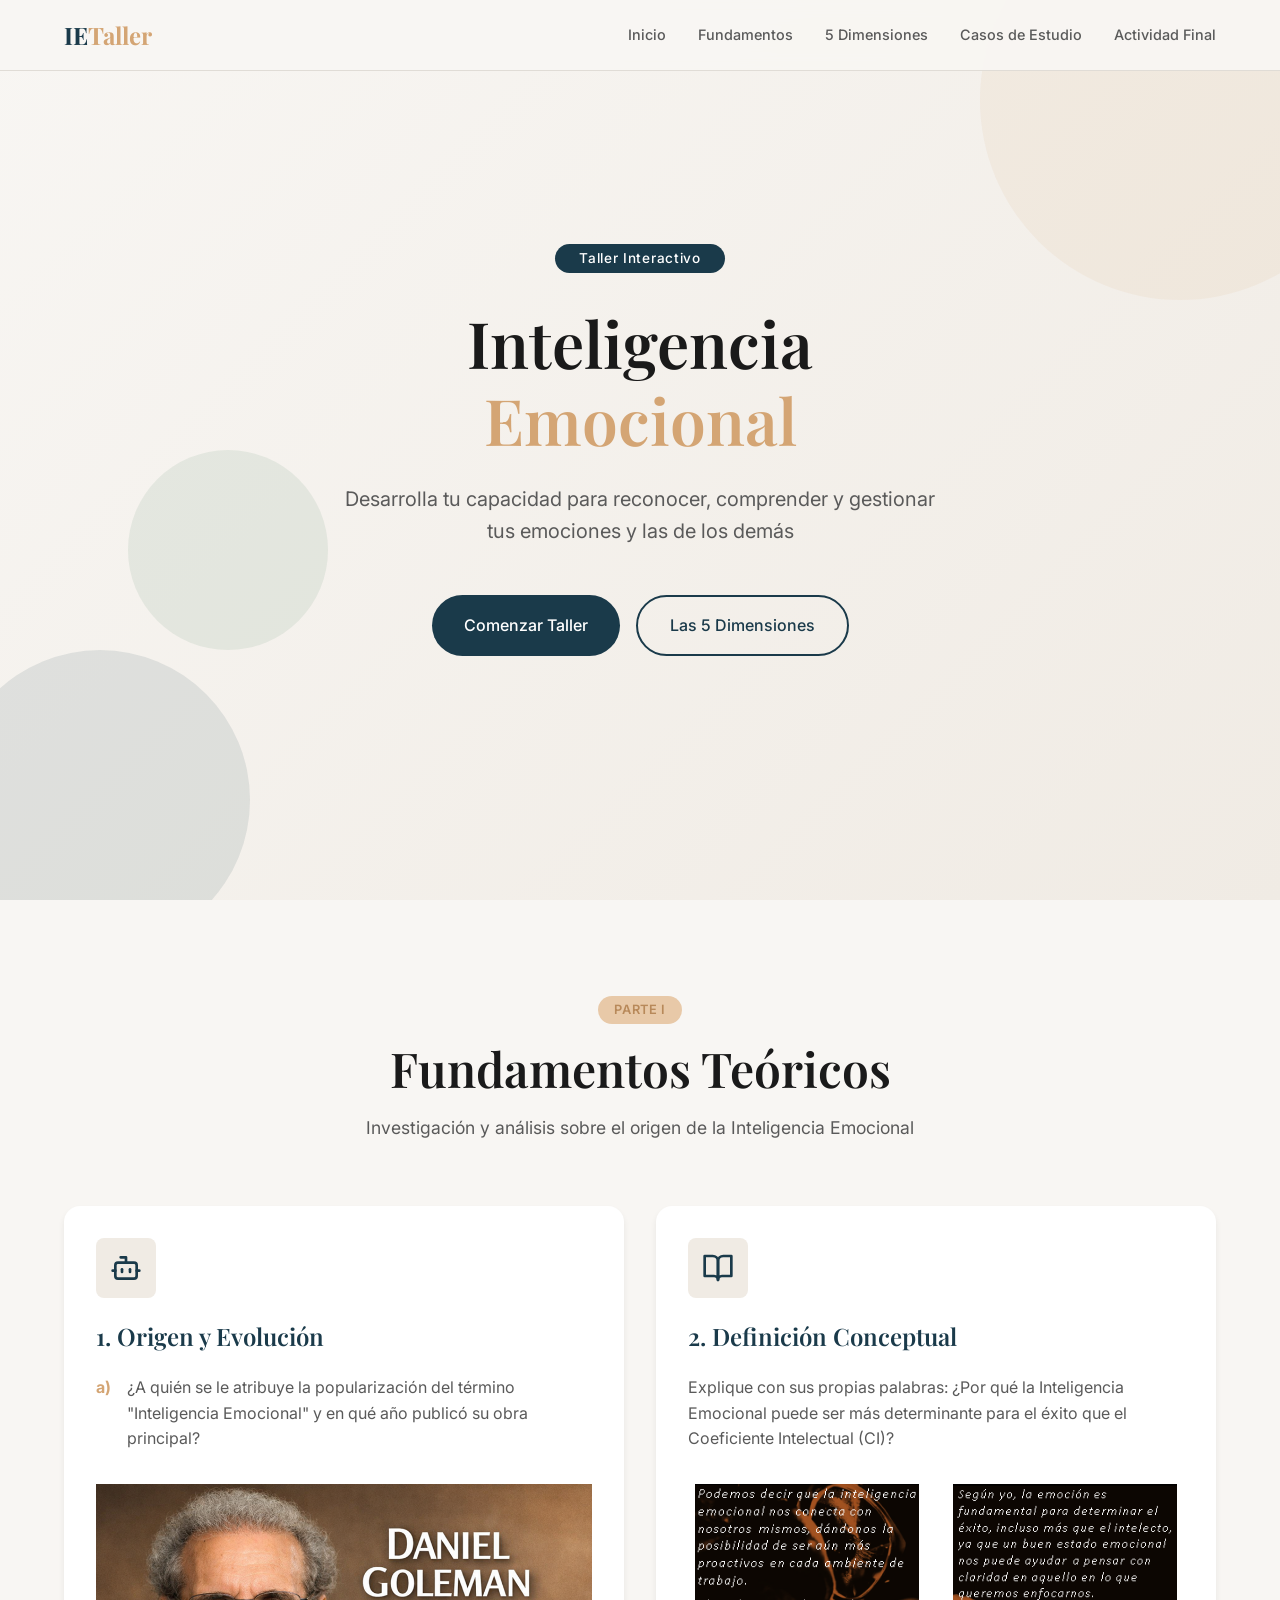
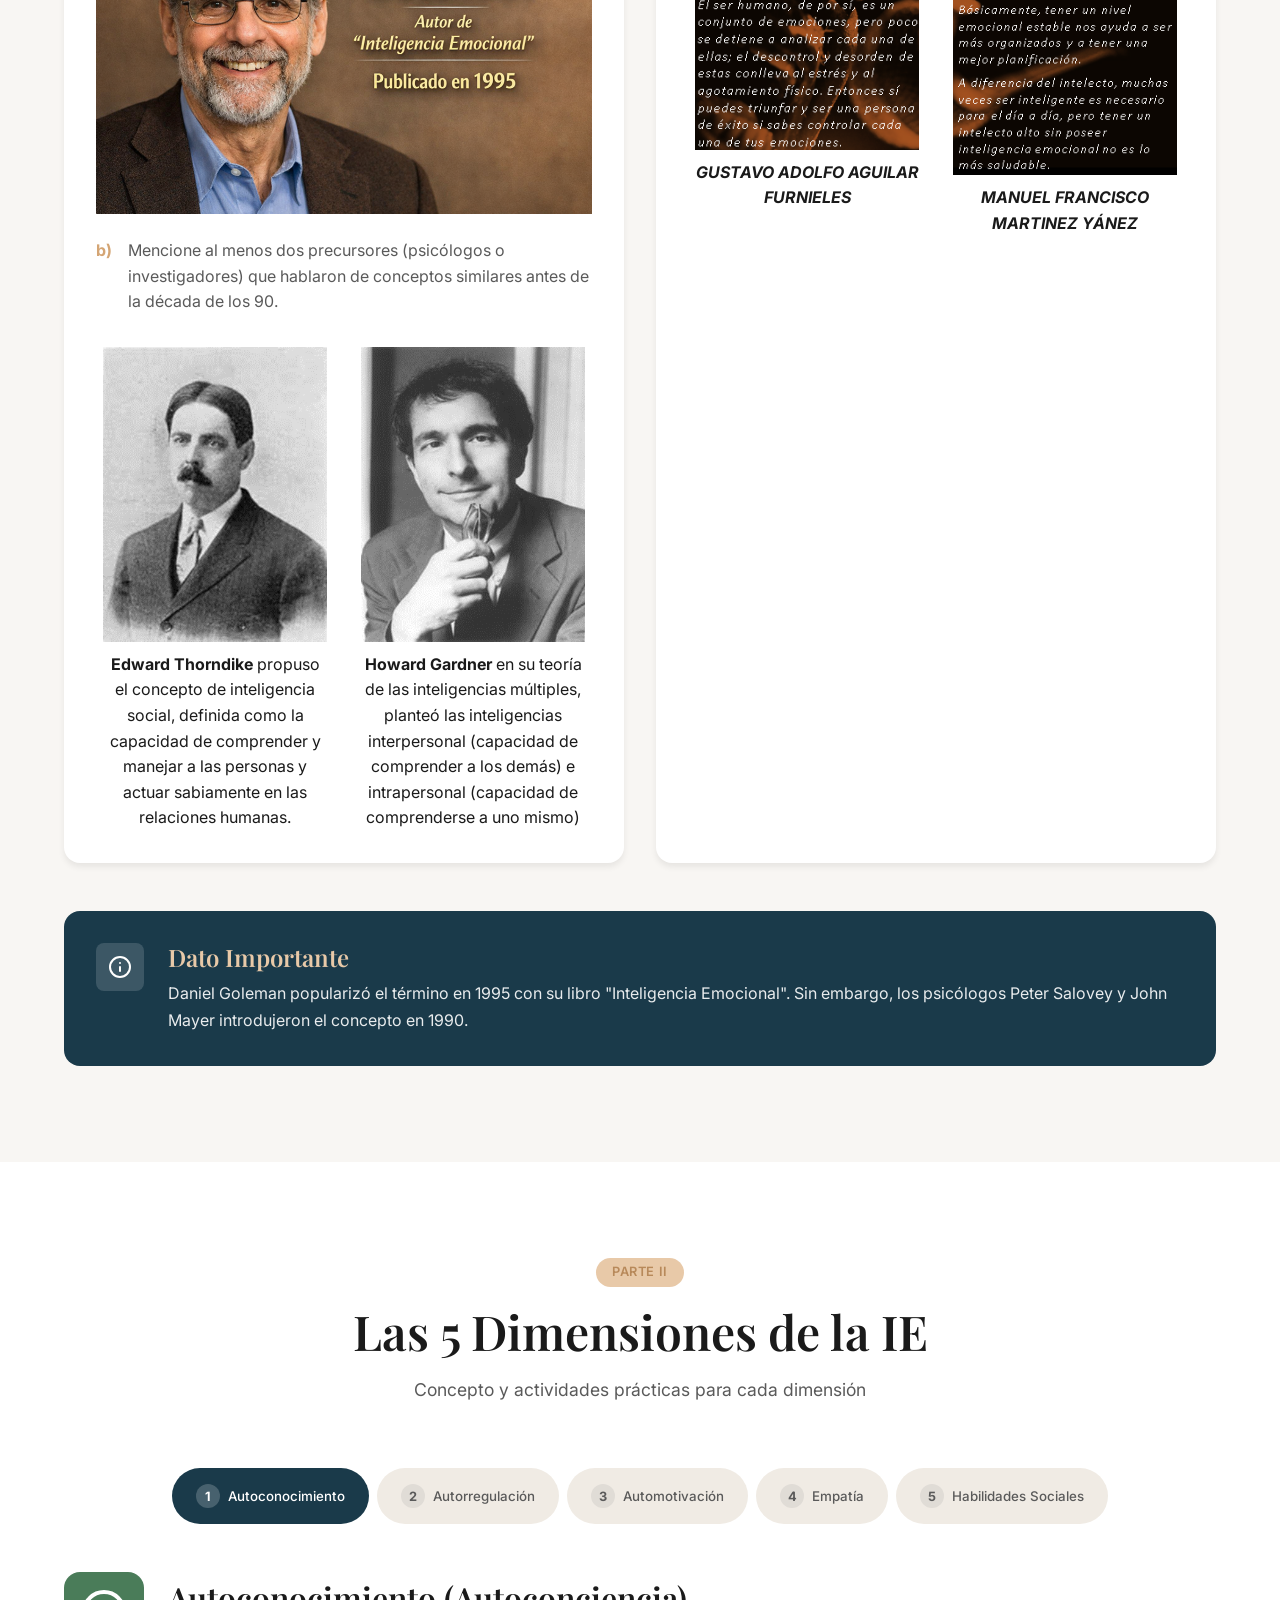
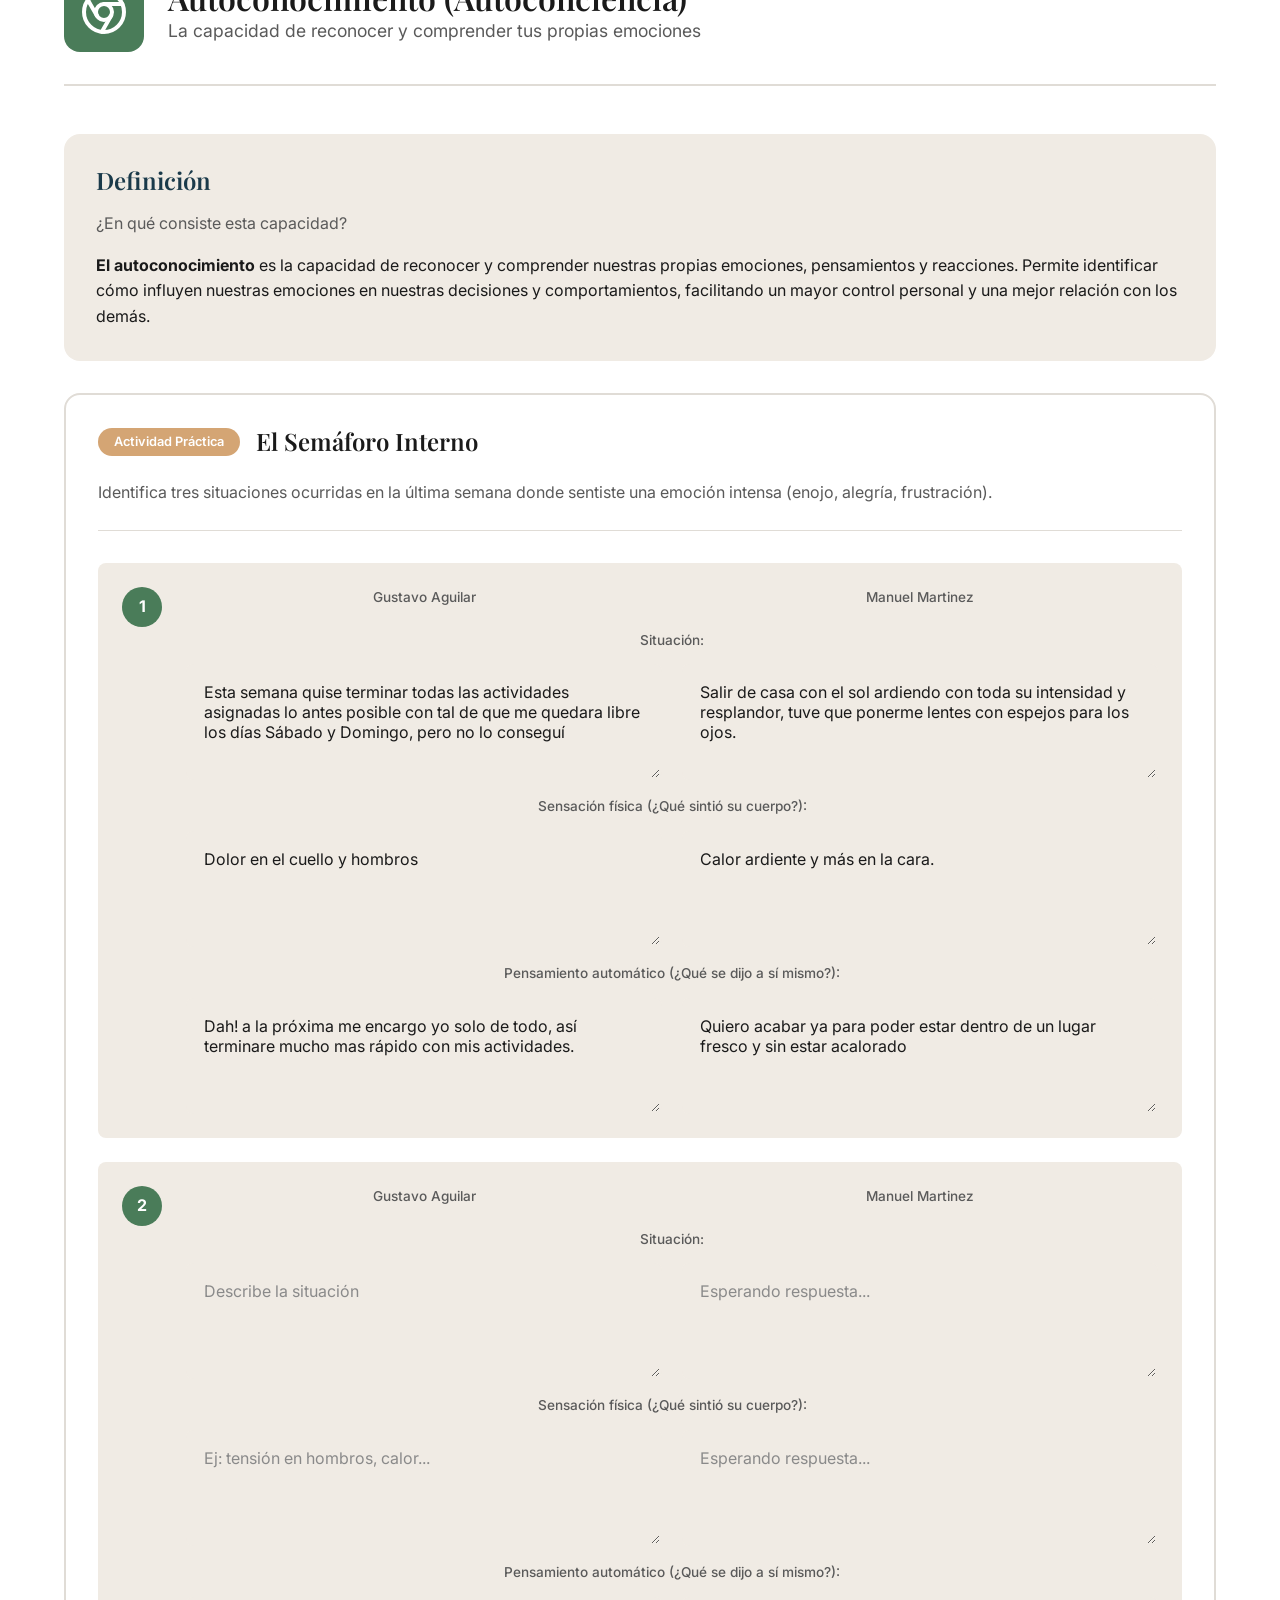
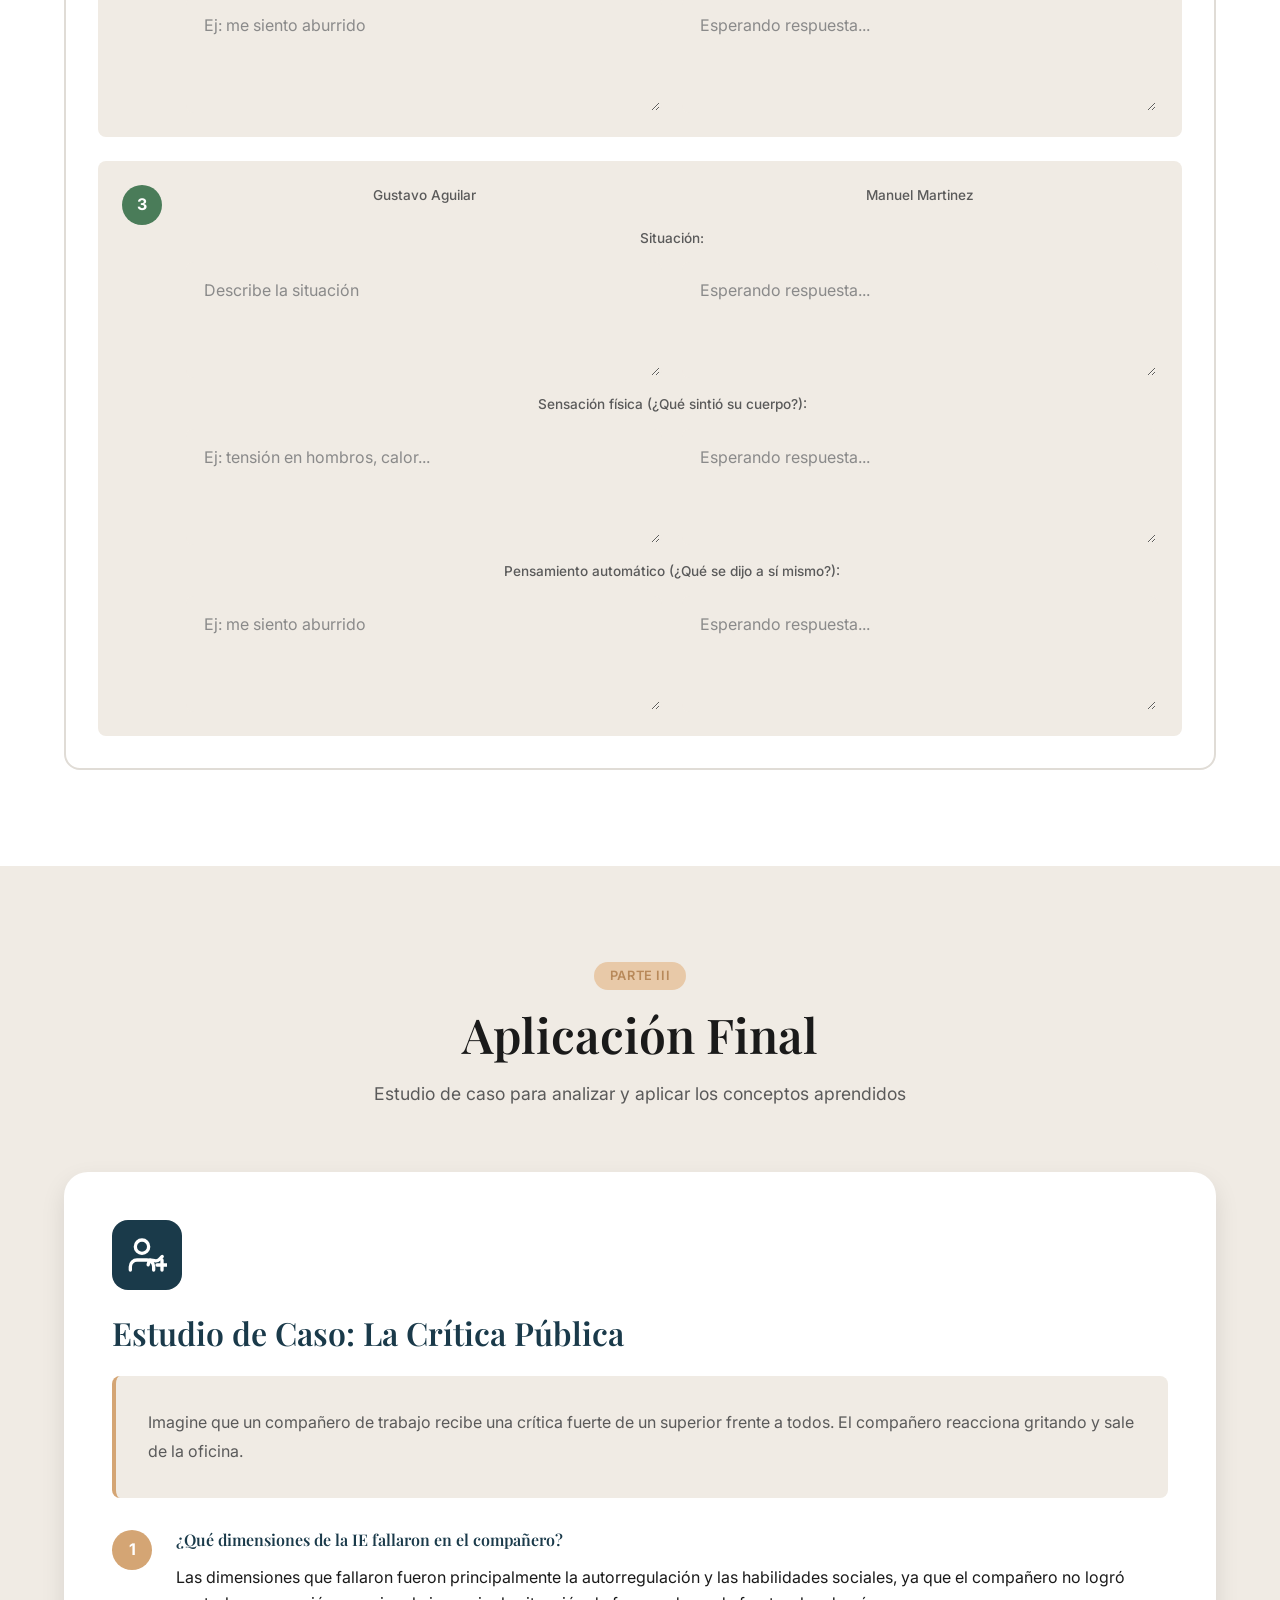
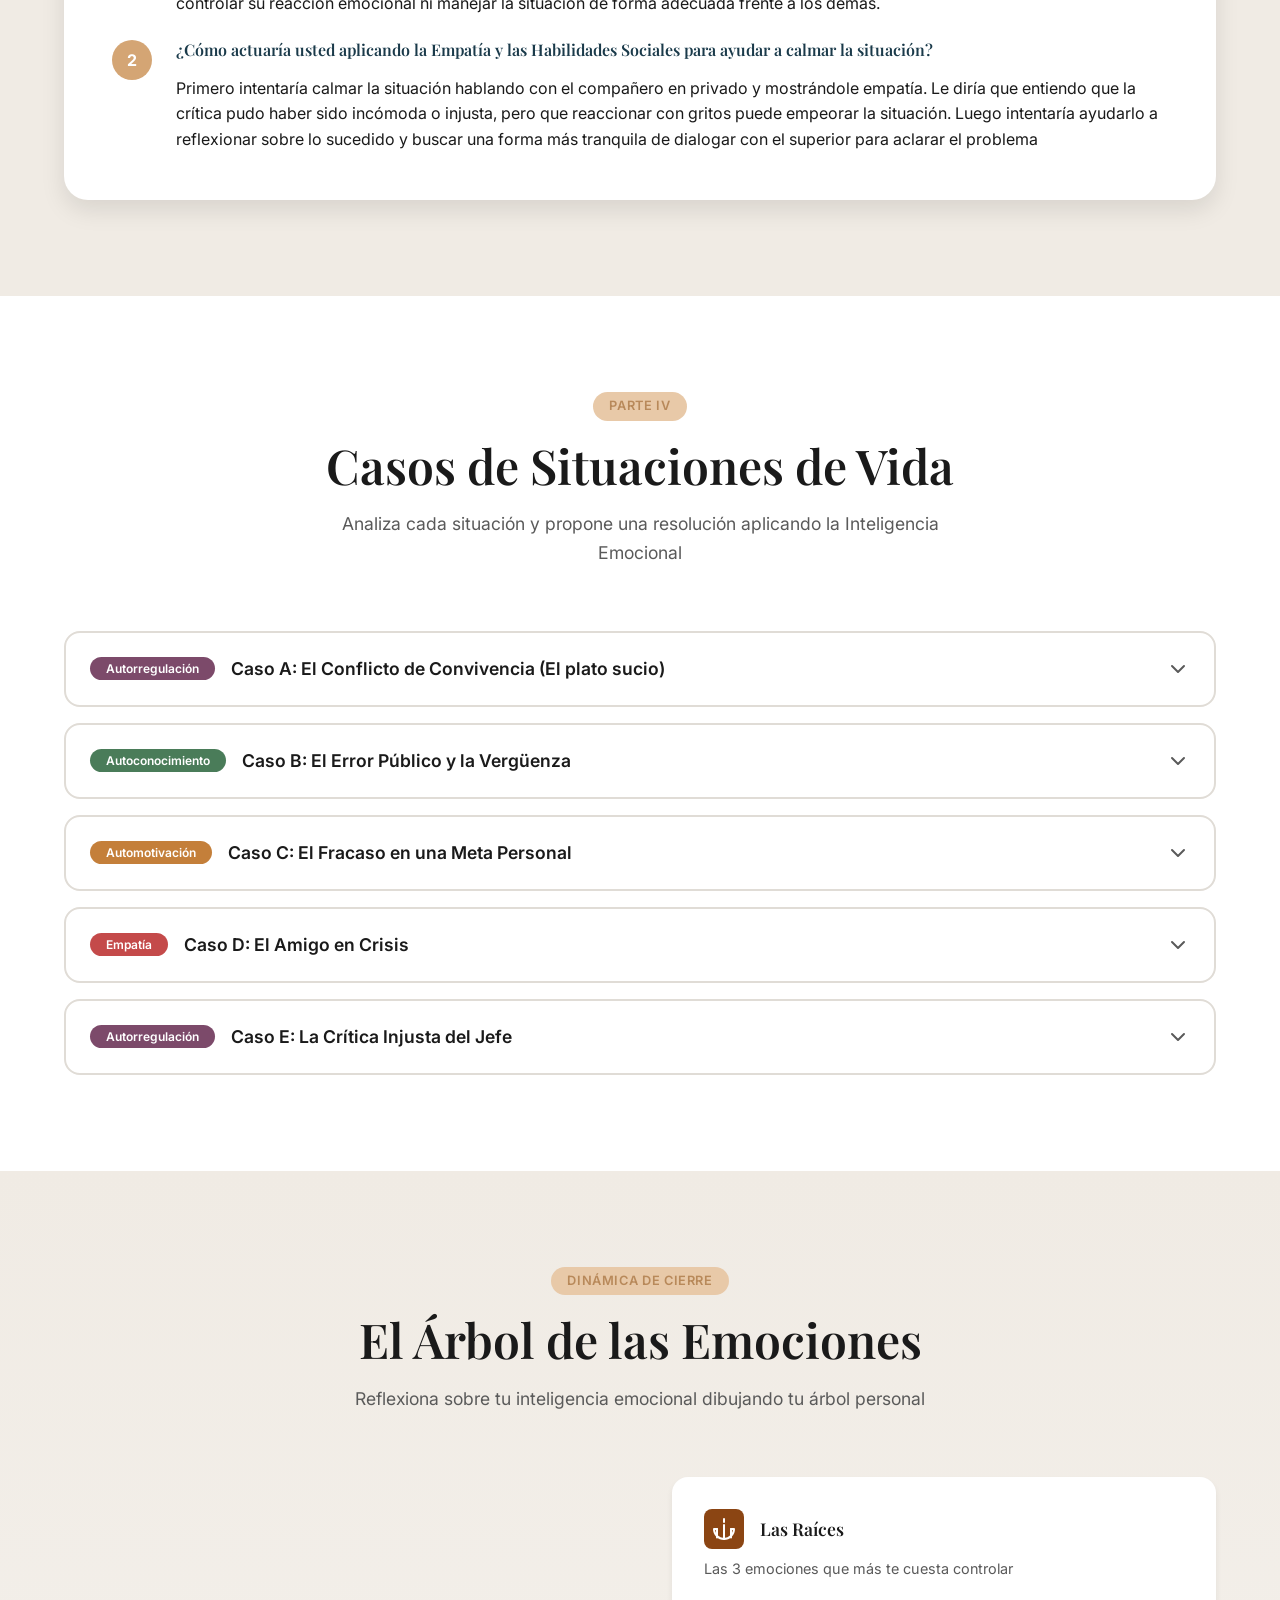
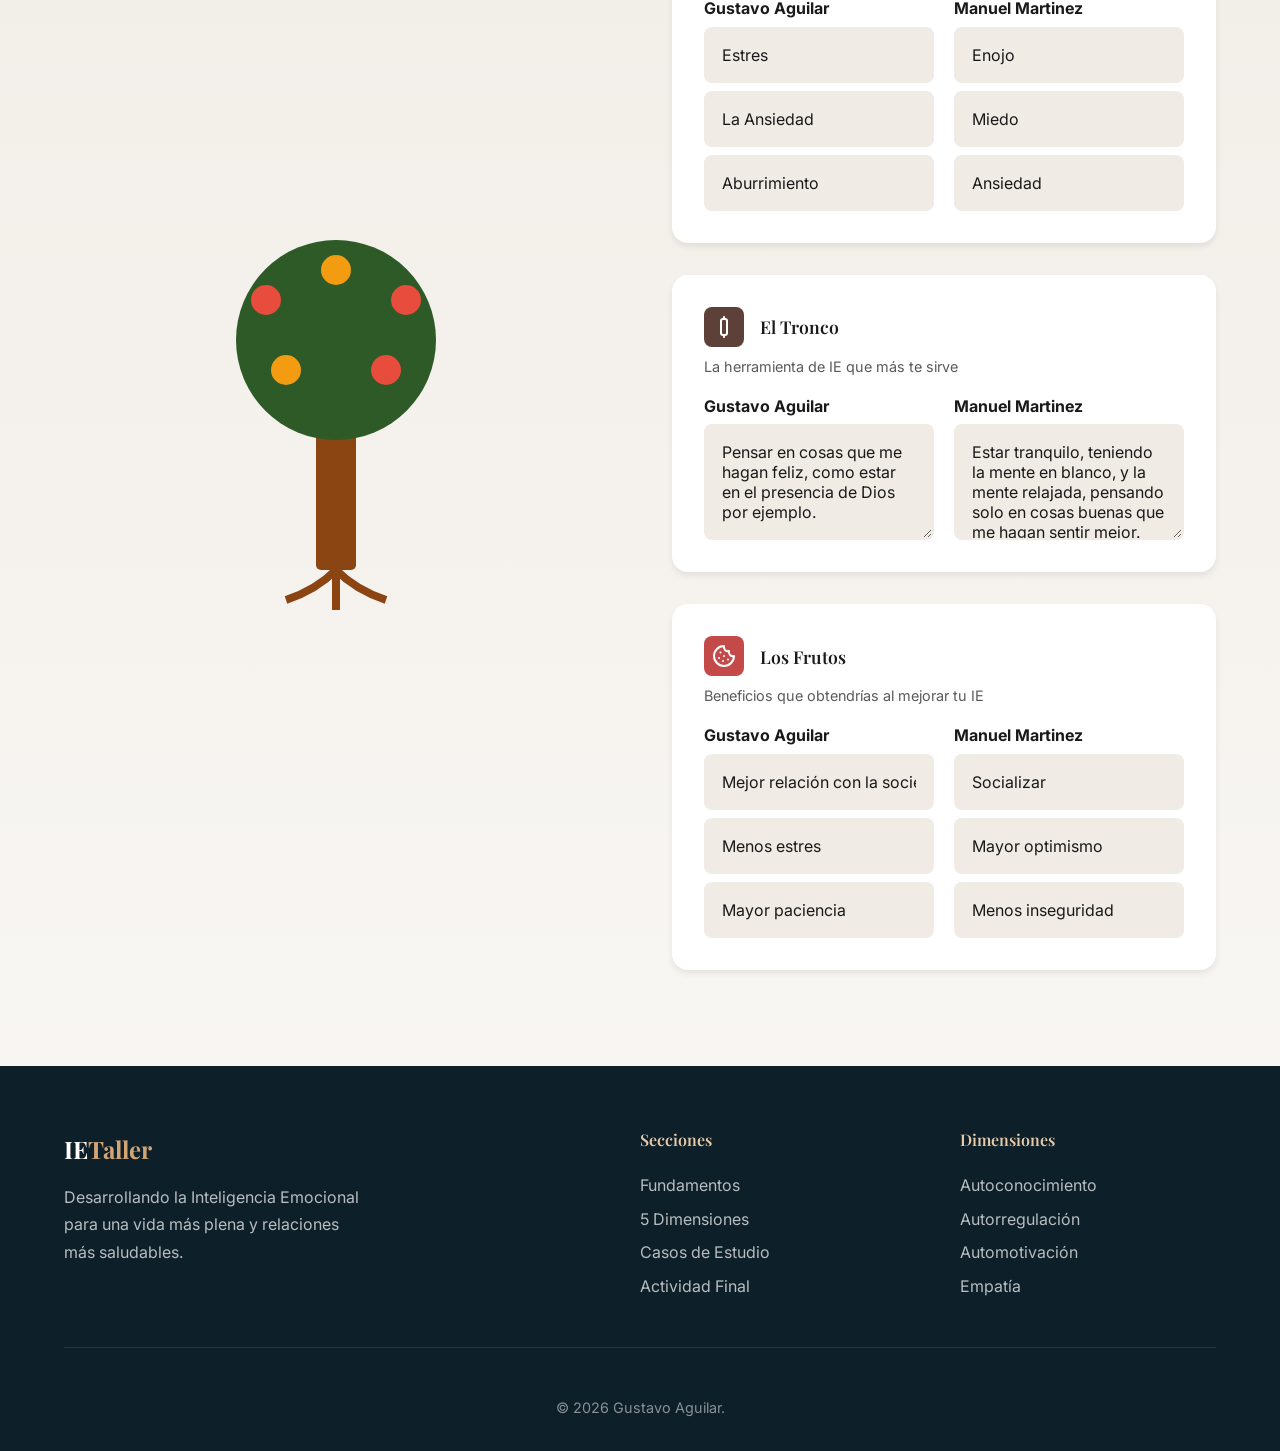
<file: index.html>
<!doctype html>
<html lang="es">
  <head>
    <meta charset="UTF-8" />
    <meta name="viewport" content="width=device-width, initial-scale=1.0" />
    <meta
      name="description"
      content="Taller de Inteligencia Emocional - Aprende a gestionar tus emociones y desarrollar habilidades sociales"
    />
    <title>Inteligencia Emocional | Taller Interactivo</title>
    <link rel="stylesheet" href="styles.css" />
    <link rel="preconnect" href="https://fonts.googleapis.com" />
    <link rel="preconnect" href="https://fonts.gstatic.com" crossorigin />
    <link
      href="https://fonts.googleapis.com/css2?family=Playfair+Display:wght@400;500;600;700&family=Inter:wght@300;400;500;600&display=swap"
      rel="stylesheet"
    />
  </head>
  <body>
    <!-- Navigation -->
    <nav class="navbar" id="navbar">
      <div class="nav-container">
        <a href="#" class="nav-logo">IE<span>Taller</span></a>
        <button class="nav-toggle" id="navToggle" aria-label="Abrir menú">
          <span></span>
          <span></span>
          <span></span>
        </button>
        <ul class="nav-menu" id="navMenu">
          <li><a href="#hero">Inicio</a></li>
          <li><a href="#fundamentos">Fundamentos</a></li>
          <li><a href="#dimensiones">5 Dimensiones</a></li>
          <li><a href="#casos">Casos de Estudio</a></li>
          <li><a href="#arbol">Actividad Final</a></li>
        </ul>
      </div>
    </nav>

    <!-- Hero Section -->
    <header class="hero" id="hero">
      <div class="hero-content">
        <span class="hero-tag">Taller Interactivo</span>
        <h1>Inteligencia<br /><span>Emocional</span></h1>
        <p class="hero-subtitle">
          Desarrolla tu capacidad para reconocer, comprender y gestionar tus
          emociones y las de los demás
        </p>
        <div class="hero-buttons">
          <a href="#fundamentos" class="btn btn-primary">Comenzar Taller</a>
          <a href="#dimensiones" class="btn btn-secondary">Las 5 Dimensiones</a>
        </div>
      </div>
      <div class="hero-visual">
        <div class="emotion-circle circle-1"></div>
        <div class="emotion-circle circle-2"></div>
        <div class="emotion-circle circle-3"></div>
      </div>
    </header>

    <!-- Parte I: Fundamentos Teóricos -->
    <section class="section fundamentos" id="fundamentos">
      <div class="container">
        <div class="section-header">
          <span class="section-tag">Parte I</span>
          <h2>Fundamentos Teóricos</h2>
          <p>
            Investigación y análisis sobre el origen de la Inteligencia
            Emocional
          </p>
        </div>

        <div class="content-grid">
          <!-- Origen y Evolución -->
          <div class="card card-theory">
            <div class="card-icon">
              <svg
                xmlns="http://www.w3.org/2000/svg"
                width="32"
                height="32"
                viewBox="0 0 24 24"
                fill="none"
                stroke="currentColor"
                stroke-width="2"
                stroke-linecap="round"
                stroke-linejoin="round"
              >
                <path d="M12 8V4H8" />
                <rect width="16" height="12" x="4" y="8" rx="2" />
                <path d="M2 14h2" />
                <path d="M20 14h2" />
                <path d="M15 13v2" />
                <path d="M9 13v2" />
              </svg>
            </div>
            <h3>1. Origen y Evolución</h3>
            <div class="theory-questions">
              <div class="question-item">
                <span class="question-number">a)</span>
                <p>
                  ¿A quién se le atribuye la popularización del término
                  "Inteligencia Emocional" y en qué año publicó su obra
                  principal?
                </p>
              </div>
              <img src="images/Daniel.png" alt="Daniel Goleman" />

              <div class="question-item">
                <span class="question-number">b)</span>
                <p>
                  Mencione al menos dos precursores (psicólogos o
                  investigadores) que hablaron de conceptos similares antes de
                  la década de los 90.
                </p>
              </div>
              <div class="contenedor-flex">
                <!-- Pareja 1 -->
                <div class="item">
                  <img src="images/Edward.png" alt="Descripción 1" />
                  <p>
                    <strong>Edward Thorndike</strong> propuso el concepto de
                    inteligencia social, definida como la capacidad de
                    comprender y manejar a las personas y actuar sabiamente en
                    las relaciones humanas.
                  </p>
                </div>

                <!-- Pareja 2 -->
                <div class="item">
                  <img src="images/Howard Gardner.png" alt="Descripción 2" />
                  <p>
                    <strong>Howard Gardner</strong> en su teoría de las
                    inteligencias múltiples, planteó las inteligencias
                    interpersonal (capacidad de comprender a los demás) e
                    intrapersonal (capacidad de comprenderse a uno mismo)
                  </p>
                </div>
              </div>
            </div>
          </div>

          <!-- Definición Conceptual -->
          <div class="card card-theory">
            <div class="card-icon">
              <svg
                xmlns="http://www.w3.org/2000/svg"
                width="32"
                height="32"
                viewBox="0 0 24 24"
                fill="none"
                stroke="currentColor"
                stroke-width="2"
                stroke-linecap="round"
                stroke-linejoin="round"
              >
                <path d="M2 3h6a4 4 0 0 1 4 4v14a3 3 0 0 0-3-3H2z" />
                <path d="M22 3h-6a4 4 0 0 0-4 4v14a3 3 0 0 1 3-3h7z" />
              </svg>
            </div>
            <h3>2. Definición Conceptual</h3>
            <div class="theory-questions">
              <div class="question-item">
                <p>
                  Explique con sus propias palabras: ¿Por qué la Inteligencia
                  Emocional puede ser más determinante para el éxito que el
                  Coeficiente Intelectual (CI)?
                </p>
              </div>
              <div class="contenedor-flex">
                <div class="item">
                  <img src="images/gus.png" alt="Descripción 1" />
                  <p>
                    <strong><i>GUSTAVO ADOLFO AGUILAR FURNIELES</i></strong>
                  </p>
                </div>

                <!-- Pareja 2 -->
                <div class="item">
                  <img src="images/manu.png" alt="Descripción 2" />
                  <p>
                    <strong><i>MANUEL FRANCISCO MARTINEZ YÁNEZ</i></strong>
                  </p>
                </div>
              </div>
            </div>
          </div>
        </div>

        <!-- Info Card -->
        <div class="info-banner">
          <div class="info-icon">
            <svg
              xmlns="http://www.w3.org/2000/svg"
              width="24"
              height="24"
              viewBox="0 0 24 24"
              fill="none"
              stroke="currentColor"
              stroke-width="2"
              stroke-linecap="round"
              stroke-linejoin="round"
            >
              <circle cx="12" cy="12" r="10" />
              <path d="M12 16v-4" />
              <path d="M12 8h.01" />
            </svg>
          </div>
          <div class="info-content">
            <h4>Dato Importante</h4>
            <p>
              Daniel Goleman popularizó el término en 1995 con su libro
              "Inteligencia Emocional". Sin embargo, los psicólogos Peter
              Salovey y John Mayer introdujeron el concepto en 1990.
            </p>
          </div>
        </div>
      </div>
    </section>

    <!-- Parte II: Las 5 Dimensiones -->
    <section class="section dimensiones" id="dimensiones">
      <div class="container">
        <div class="section-header">
          <span class="section-tag">Parte II</span>
          <h2>Las 5 Dimensiones de la IE</h2>
          <p>Concepto y actividades prácticas para cada dimensión</p>
        </div>

        <!-- Dimension Tabs -->
        <div class="dimension-tabs">
          <button class="tab-btn active" data-tab="autoconocimiento">
            <span class="tab-number">1</span>
            Autoconocimiento
          </button>
          <button class="tab-btn" data-tab="autorregulacion">
            <span class="tab-number">2</span>
            Autorregulación
          </button>
          <button class="tab-btn" data-tab="automotivacion">
            <span class="tab-number">3</span>
            Automotivación
          </button>
          <button class="tab-btn" data-tab="empatia">
            <span class="tab-number">4</span>
            Empatía
          </button>
          <button class="tab-btn" data-tab="habilidades">
            <span class="tab-number">5</span>
            Habilidades Sociales
          </button>
        </div>

        <!-- Tab Contents -->
        <div class="tab-contents">
          <!-- Autoconocimiento -->
          <div class="tab-content active" id="autoconocimiento">
            <div class="dimension-header">
              <div class="dimension-icon autoconocimiento-icon">
                <svg
                  xmlns="http://www.w3.org/2000/svg"
                  width="48"
                  height="48"
                  viewBox="0 0 24 24"
                  fill="none"
                  stroke="currentColor"
                  stroke-width="2"
                  stroke-linecap="round"
                  stroke-linejoin="round"
                >
                  <circle cx="12" cy="12" r="10" />
                  <circle cx="12" cy="12" r="4" />
                  <line x1="21.17" x2="12" y1="8" y2="8" />
                  <line x1="3.95" x2="8.54" y1="6.06" y2="14" />
                  <line x1="10.88" x2="15.46" y1="21.94" y2="14" />
                </svg>
              </div>
              <div>
                <h3>Autoconocimiento (Autoconciencia)</h3>
                <p class="dimension-subtitle">
                  La capacidad de reconocer y comprender tus propias emociones
                </p>
              </div>
            </div>

            <div class="dimension-content">
              <div class="definition-box">
                <h4>Definición</h4>
                <p class="question-text">¿En qué consiste esta capacidad?</p>
                <p>
                  <strong>El autoconocimiento</strong> es la capacidad de
                  reconocer y comprender nuestras propias emociones,
                  pensamientos y reacciones. Permite identificar cómo influyen
                  nuestras emociones en nuestras decisiones y comportamientos,
                  facilitando un mayor control personal y una mejor relación con
                  los demás.
                </p>
              </div>

              <div class="activity-box">
                <div class="activity-header">
                  <span class="activity-badge">Actividad Práctica</span>
                  <h4>El Semáforo Interno</h4>
                </div>
                <p class="activity-instruction">
                  Identifica tres situaciones ocurridas en la última semana
                  donde sentiste una emoción intensa (enojo, alegría,
                  frustración).
                </p>

                <div class="semaforo-grid">
                  <!-- Situación 1 -->
                  <div class="semaforo-card">
                    <div class="semaforo-number">1</div>
                    <div class="semaforo-fields">
                      <div class="fila">
                        <div class="campo">
                          <label style="text-align: center"
                            >Gustavo Aguilar</label
                          >
                        </div>

                        <div class="campo">
                          <label style="text-align: center"
                            >Manuel Martinez</label
                          >
                        </div>
                      </div>

                      <label style="text-align: center">Situación:</label>

                      <div class="fila">
                        <div class="campo">
                          <textarea
                            class="form-input"
                            placeholder="Describe la situación"
                            rows="4"
                          >Esta semana quise terminar todas las actividades asignadas lo antes posible con tal de que me quedara libre los días Sábado y Domingo, pero no lo conseguí</textarea>
                        </div>

                        <div class="campo">
                          <textarea
                            class="form-input"
                            placeholder="Esperando respuesta..."
                            rows="4"
                          >Salir de casa con el sol ardiendo con toda su intensidad y resplandor, tuve que ponerme lentes con espejos para los ojos.</textarea>
                        </div>
                      </div>

                      <label style="text-align: center"
                        >Sensación física (¿Qué sintió su cuerpo?):</label
                      >

                      <div class="fila">
                        <div class="campo">
                          <textarea
                            class="form-input"
                            placeholder="Ej: tensión en hombros, calor..."
                            rows="4"
                          >Dolor en el cuello y hombros</textarea>
                        </div>

                        <div class="campo">
                          <textarea
                            class="form-input"
                            placeholder="Esperando respuesta..."
                            rows="4"
                          >Calor ardiente y más en la cara.</textarea>
                        </div>
                      </div>

                      <label style="text-align: center"
                        >Pensamiento automático (¿Qué se dijo a sí
                        mismo?):</label
                      >

                      <div class="fila">
                        <div class="campo">
                          <textarea
                            class="form-input"
                            placeholder="Ej: me siento aburrido"
                            rows="4"
                          >Dah! a la próxima me encargo yo solo de todo, así terminare mucho mas rápido con mis actividades.</textarea>
                        </div>

                        <div class="campo">
                          <textarea
                            class="form-input"
                            placeholder="Esperando respuesta..."
                            rows="4"
                          >Quiero acabar ya para poder estar dentro de un lugar fresco y sin estar acalorado</textarea>
                        </div>
                      </div>
                    </div>
                  </div>
                  <!-- Situación 2 -->
                  <div class="semaforo-card">
                    <div class="semaforo-number">2</div>
                    <div class="semaforo-fields">
                      <div class="fila">
                        <div class="campo">
                          <label style="text-align: center"
                            >Gustavo Aguilar</label
                          >
                        </div>

                        <div class="campo">
                          <label style="text-align: center"
                            >Manuel Martinez</label
                          >
                        </div>
                      </div>

                      <label style="text-align: center">Situación:</label>

                      <div class="fila">
                        <div class="campo">
                          <textarea
                            class="form-input"
                            placeholder="Describe la situación"
                            rows="4"
                          ></textarea>
                        </div>

                        <div class="campo">
                          <textarea
                            class="form-input"
                            placeholder="Esperando respuesta..."
                            rows="4"
                          ></textarea>
                        </div>
                      </div>

                      <label style="text-align: center"
                        >Sensación física (¿Qué sintió su cuerpo?):</label
                      >

                      <div class="fila">
                        <div class="campo">
                          <textarea
                            class="form-input"
                            placeholder="Ej: tensión en hombros, calor..."
                            rows="4"
                          ></textarea>
                        </div>

                        <div class="campo">
                          <textarea
                            class="form-input"
                            placeholder="Esperando respuesta..."
                            rows="4"
                          ></textarea>
                        </div>
                      </div>

                      <label style="text-align: center"
                        >Pensamiento automático (¿Qué se dijo a sí
                        mismo?):</label
                      >

                      <div class="fila">
                        <div class="campo">
                          <textarea
                            class="form-input"
                            placeholder="Ej: me siento aburrido"
                            rows="4"
                          ></textarea>
                        </div>

                        <div class="campo">
                          <textarea
                            class="form-input"
                            placeholder="Esperando respuesta..."
                            rows="4"
                          ></textarea>
                        </div>
                      </div>
                    </div>
                  </div>
                  <!-- Situación 3 -->
                  <div class="semaforo-card">
                    <div class="semaforo-number">3</div>
                    <div class="semaforo-fields">
                      <div class="fila">
                        <div class="campo">
                          <label style="text-align: center"
                            >Gustavo Aguilar</label
                          >
                        </div>

                        <div class="campo">
                          <label style="text-align: center"
                            >Manuel Martinez</label
                          >
                        </div>
                      </div>

                      <label style="text-align: center">Situación:</label>

                      <div class="fila">
                        <div class="campo">
                          <textarea
                            class="form-input"
                            placeholder="Describe la situación"
                            rows="4"
                          ></textarea>
                        </div>

                        <div class="campo">
                          <textarea
                            class="form-input"
                            placeholder="Esperando respuesta..."
                            rows="4"
                          ></textarea>
                        </div>
                      </div>

                      <label style="text-align: center"
                        >Sensación física (¿Qué sintió su cuerpo?):</label
                      >

                      <div class="fila">
                        <div class="campo">
                          <textarea
                            class="form-input"
                            placeholder="Ej: tensión en hombros, calor..."
                            rows="4"
                          ></textarea>
                        </div>

                        <div class="campo">
                          <textarea
                            class="form-input"
                            placeholder="Esperando respuesta..."
                            rows="4"
                          ></textarea>
                        </div>
                      </div>

                      <label style="text-align: center"
                        >Pensamiento automático (¿Qué se dijo a sí
                        mismo?):</label
                      >

                      <div class="fila">
                        <div class="campo">
                          <textarea
                            class="form-input"
                            placeholder="Ej: me siento aburrido"
                            rows="4"
                          ></textarea>
                        </div>

                        <div class="campo">
                          <textarea
                            class="form-input"
                            placeholder="Esperando respuesta..."
                            rows="4"
                          ></textarea>
                        </div>
                      </div>
                    </div>
                  </div>
                </div>
              </div>
            </div>
          </div>

          <!-- Autorregulación -->
          <div class="tab-content" id="autorregulacion">
            <div class="dimension-header">
              <div class="dimension-icon autorregulacion-icon">
                <svg
                  xmlns="http://www.w3.org/2000/svg"
                  width="48"
                  height="48"
                  viewBox="0 0 24 24"
                  fill="none"
                  stroke="currentColor"
                  stroke-width="2"
                  stroke-linecap="round"
                  stroke-linejoin="round"
                >
                  <path
                    d="M12 22c5.523 0 10-4.477 10-10S17.523 2 12 2 2 6.477 2 12s4.477 10 10 10z"
                  />
                  <path d="m9 12 2 2 4-4" />
                </svg>
              </div>
              <div>
                <h3>Autorregulación (Autocontrol)</h3>
                <p class="dimension-subtitle">
                  La habilidad de manejar tus emociones de forma saludable
                </p>
              </div>
            </div>

            <div class="dimension-content">
              <div class="definition-box">
                <h4>Definición</h4>
                <p class="question-text">
                  ¿Cómo se diferencia de la represión de emociones?
                </p>
                <p>
                  <strong>La autorregulación</strong> es la capacidad de
                  controlar y gestionar nuestras emociones de manera adecuada. A
                  diferencia de la represión emocional, que consiste en ocultar
                  o negar lo que sentimos, la autorregulación implica reconocer
                  la emoción, comprenderla y responder de forma consciente y
                  equilibrada.
                </p>
              </div>

              <div class="activity-box">
                <div class="activity-header">
                  <span class="activity-badge">Actividad Práctica</span>
                  <h4>Plan de Contingencia Emocional</h4>
                </div>
                <p class="activity-instruction">
                  Piensa en un "detonante" (algo que te haga perder el control
                  fácilmente). Escribe un protocolo de 3 pasos que seguirás la
                  próxima vez que ese detonante aparezca.
                </p>

                <div class="contingency-plan">
                  <div class="plan-input">
                    <label>Mi detonante principal:</label>

                    <div class="fila">
                      <div class="campo">
                        <label>Gustavo Aguilar</label>
                        <textarea
                          class="form-textarea form-textarea-lg"
                          placeholder="Ej: Cuando me interrumpen mientras hablo..."
                          rows="10"
                        >Me gusta el orden en todo lo que me pertenece. Cuando encuentro un fallo o un movimiento el cual no he hecho yo de alguna pieza u objeto me tiende a desesperar ya que la posicion establecida esta cumpliendo un patron, un patron que me ayuda a recordar las cosas y tambien produce mayor rapidez al momento de dar soluciones como diria el chapulin colorado: "me gusta tener todo fria mente calculado" </textarea>
                      </div>

                      <div class="campo">
                        <label>Manuel Martinez</label>
                        <textarea
                          class="form-textarea form-textarea-lg"
                          placeholder="Ej: Cuando me interrumpen mientras hablo..."
                          rows="10"
                        >Personalmente, cuando veo un cortocircuito y fuego en líneas eléctricas, me causa miedo y normalmente hago locuras o payasadas cuando veo algo como eso, por ejemplo el baile del Zabarabara, que consiste en moverse como convulsionando por electrocutandose, y se me acelera el corazón, el modo peligro se me activa, se me congelan los nervios y se me sube la adrenalina a la sangre y mi respiración se acelera. </textarea>
                      </div>
                    </div>
                  </div>
                  <div class="plan-steps">
                    <div class="plan-step">
                        <div class="campo">
                          <span class="step-number">Paso 1</span>
                          <input
                            type="text"
                            class="form-input"
                            value="Advertir nuevamente que no muevan mis pertenencias de la posición en que se encuentra."
                            placeholder="¿Qué haré primero?"
                          />
                        </div>
                         <div class="campo">
                          <span class="step-number">Paso 1</span>
                          <input
                            type="text"
                            class="form-input"
                            value="No gritar"
                            placeholder="¿Qué haré primero?"
                          />
                        </div>
                    </div>
                    <div class="plan-step">
                      
                      <div class="campo">
                      <span class="step-number">Paso 2</span>
                      <input
                        type="text"
                        class="form-input"
                        value="Recordarles nuevamente que cada que requieran una herramienta u objeto me pidan permiso."
                        placeholder="¿Qué haré después?"
                      />
                    </div>

                       <div class="campo">
                      <span class="step-number">Paso 2</span>
                      <input
                        type="text"
                        class="form-input"
                        value="Respirar profundamente para mentalizarme y no entrar en pánico."
                        placeholder="¿Qué haré después?"
                      />
                    </div>
                  </div>
                  </div>


                    <div class="plan-step">
                      <div class="campo">
                      <span class="step-number">Paso 3</span>
                      <input
                        type="text"
                        class="form-input"
                        value="Asegurar un poco mas mis cosas y recordarles que cada que tomen algo lo ubiquen el mismo lugar al momento de devolverlo."
                        placeholder="¿Cómo responderé finalmente?"
                      />
                    </div>
                      <div class="campo">
                      <span class="step-number">Paso 3</span>
                      <input
                        type="text"
                        class="form-input"
                        value="Buscar ayuda sin demostrar que estoy asustado, porque eso alarmaría a las demás personas."
                        placeholder="¿Cómo responderé finalmente?"
                      />
                    </div>
                    </div>
                    </div>
                  </div>
              </div>
            </div>
          </div>

          <!-- Automotivación -->
          <div class="tab-content" id="automotivacion">
            <div class="dimension-header">
              <div class="dimension-icon automotivacion-icon">
                <svg
                  xmlns="http://www.w3.org/2000/svg"
                  width="48"
                  height="48"
                  viewBox="0 0 24 24"
                  fill="none"
                  stroke="currentColor"
                  stroke-width="2"
                  stroke-linecap="round"
                  stroke-linejoin="round"
                >
                  <path d="M6 9H4.5a2.5 2.5 0 0 1 0-5H6" />
                  <path d="M18 9h1.5a2.5 2.5 0 0 0 0-5H18" />
                  <path d="M4 22h16" />
                  <path
                    d="M10 14.66V17c0 .55-.47.98-.97 1.21C7.85 18.75 7 20.24 7 22"
                  />
                  <path
                    d="M14 14.66V17c0 .55.47.98.97 1.21C16.15 18.75 17 20.24 17 22"
                  />
                  <path d="M18 2H6v7a6 6 0 0 0 12 0V2Z" />
                </svg>
              </div>
              <div>
                <h3>Automotivación</h3>
                <p class="dimension-subtitle">
                  La fuerza interior que te impulsa hacia tus metas
                </p>
              </div>
            </div>

            <div class="dimension-content">
              <div class="definition-box">
                <h4>Definición</h4>
                <p class="question-text">
                  ¿Qué papel juega la resiliencia en esta característica?
                </p>
                <p>
                  La resiliencia juega un papel fundamental en la
                  automotivación, ya que permite a las personas superar
                  dificultades, aprender de los errores y seguir avanzando hacia
                  sus objetivos. Gracias a la resiliencia, una persona puede
                  mantener la motivación incluso en situaciones de fracaso o
                  adversidad.
                </p>
              </div>

              <div class="activity-box">
                <div class="activity-header">
                  <span class="activity-badge">Actividad Práctica</span>
                  <h4>El "Por Qué" detrás de la Meta</h4>
                </div>
                <p class="activity-instruction">
                  Escribe tu principal objetivo académico o laboral actual.
                  Luego, enumera 5 razones intrínsecas (internas, no materiales)
                  por las que alcanzarlo mejorará tu bienestar personal.
                </p>

                <div class="motivation-activity">
                  <div class="main-goal">
                    <label>GUSTAVO ADOLFO AGUILAR FURNIELES</label> 
                    <label>Mi principal objetivo:</label>
                       <textarea
                          class="form-textarea form-textarea-lg"
                          placeholder="Ej: Cuando me interrumpen mientras hablo..."
                          rows="10"
                        >Hace un tiempo anduve como el llanero solitario pues en mi mente creía poder con todo solo, pero a medida que avanzo el tiempo me di cuenta que siempre es importante saber trabajar en equipo, tener contactos, saber como reaccionar a los distintos desafíos, analizar cada personalidad observar sus errores y que soluciones aplican para esto. Muchos aqui saben que mi objetivo en el técnico de SISTEMAS TELEINFORMATICOS no solo es aprender a nivel técnico si no a nivel practico, aprender sobre el manejo de emociones, aprender a trabajar en equipo, como respondo a los desafíos y a la solución de problemas ya que esto me ayudaria en un futuro proximo cuando ya tenga lo necesario para emprender a nivel empresarial.</textarea>
                  </div>
                  <div class="reasons-grid">
                    <div class="reason-item">
                      <span class="reason-number">1</span>
                      <input
                        type="text"
                        class="form-input"
                        value="Retarme a mi mismo"
                        placeholder="Razón intrínseca #1"
                      />
                    </div>
                    <div class="reason-item">
                      <span class="reason-number">2</span>
                      <input
                        type="text"
                        class="form-input"
                        value="Cumplir unas de las metas que me propuse en la vida"
                        placeholder="Razón intrínseca #2"
                      />
                    </div>
                    <div class="reason-item">
                      <span class="reason-number">3</span>
                      <input
                        type="text"
                        class="form-input"
                        value="Aportar un granito de arena a la sociedad"
                        placeholder="Razón intrínseca #3"
                      />
                    </div>
                    <div class="reason-item">
                      <span class="reason-number">4</span>
                      <input
                        type="text"
                        class="form-input"
                        value="Trabajar para muchos"
                        placeholder="Razón intrínseca #4"
                      />
                    </div>
                    <div class="reason-item">
                      <span class="reason-number">5</span>
                      <input
                        type="text"
                        class="form-input"
                        value="Aportar para que se multipliquen las iglesias, ser una fuente de ingreso para que se compren instrumentos y objetos que requieran. "
                        placeholder="Razón intrínseca #5"
                      />
                    </div>
                  </div>


                   <div class="main-goal">
                    
                    <label>MANUEL FRANCISCO MARTINEZ YÁNEZ</label>
                    <label>Mi principal objetivo:</label>
                    <input
                      type="text"
                      class="form-input form-input-lg"
                      value="Mi principal motivo académico es entender de sistemas y poder trabajar en eso"
                      placeholder="Ej: Graduarme de la carrera, obtener una certificación..."
                    />
                  </div>
                  <div class="reasons-grid">
                    <div class="reason-item">
                      <span class="reason-number">1</span>
                      <input
                        type="text"
                        class="form-input"
                        value="Para ser responsable"
                        placeholder="Razón intrínseca #1"
                      />
                    </div>
                    <div class="reason-item">
                      <span class="reason-number">2</span>
                      <input
                        type="text"
                        class="form-input"
                        value="Para ser independiente"
                        placeholder="Razón intrínseca #2"
                      />
                    </div>
                    <div class="reason-item">
                      <span class="reason-number">3</span>
                      <input
                        type="text"
                        class="form-input"
                        value="Para ayudar al mundo"
                        placeholder="Razón intrínseca #3"
                      />
                    </div>
                    <div class="reason-item">
                      <span class="reason-number">4</span>
                      <input
                        type="text"
                        class="form-input"
                        value="Para sostenerme por mi propia cuenta"
                        placeholder="Razón intrínseca #4"
                      />
                    </div>
                    <div class="reason-item">
                      <span class="reason-number">5</span>
                      <input
                        type="text"
                        class="form-input"
                        value="Para ejercer mi profesion en un futuro no muy lejano."
                        placeholder="Razón intrínseca #5"
                      />
                    </div>
                  </div>
                </div>
              </div>
            </div>
          </div>

          <!-- Empatía -->
          <div class="tab-content" id="empatia">
            <div class="dimension-header">
              <div class="dimension-icon empatia-icon">
                <svg
                  xmlns="http://www.w3.org/2000/svg"
                  width="48"
                  height="48"
                  viewBox="0 0 24 24"
                  fill="none"
                  stroke="currentColor"
                  stroke-width="2"
                  stroke-linecap="round"
                  stroke-linejoin="round"
                >
                  <path
                    d="M19 14c1.49-1.46 3-3.21 3-5.5A5.5 5.5 0 0 0 16.5 3c-1.76 0-3 .5-4.5 2-1.5-1.5-2.74-2-4.5-2A5.5 5.5 0 0 0 2 8.5c0 2.3 1.5 4.05 3 5.5l7 7Z"
                  />
                </svg>
              </div>
              <div>
                <h3>Empatía</h3>
                <p class="dimension-subtitle">
                  La capacidad de comprender las emociones de los demás
                </p>
              </div>
            </div>

            <div class="dimension-content">
              <div class="definition-box">
                <h4>Definición</h4>
                <p class="question-text">
                  Explica la diferencia entre empatía cognitiva y empatía
                  afectiva.
                </p>
                <p>
                  <strong>La empatía cognitiva</strong> consiste en comprender
                  intelectualmente lo que otra persona piensa o siente. En
                  cambio, <strong>la empatía afectiva</strong> implica sentir
                  emocionalmente lo que la otra persona experimenta. La primera
                  permite entender la situación del otro, mientras que la
                  segunda permite conectar emocionalmente con sus sentimientos.
                </p>
              </div>

              <div class="activity-box">
                <div class="activity-header">
                  <span class="activity-badge">Actividad Práctica</span>
                  <h4>Cambio de Lentes</h4>
                </div>
                <p class="activity-instruction">
                  Piensa en una persona con la que tengas un conflicto actual o
                  reciente. Escribe un párrafo de 10 líneas defendiendo la
                  postura de esa persona, tratando de entender sus miedos,
                  presiones y motivos.
                </p>

                <div class="empathy-activity">
                  <label>Persona con quien tengo el conflicto:</label>
                  <input
                    type="text"
                    class="form-input"
                    placeholder="Nombre o relación (ej: mi compañero de trabajo)"
                  />
                  <label>Defendiendo su postura (mínimo 10 líneas):</label>
                  <textarea
                    class="form-textarea form-textarea-lg"
                    placeholder="Escribe aquí tratando de ponerte en sus zapatos. Considera: ¿Qué presiones tiene? ¿Qué miedos? ¿Qué motivos válidos podría tener para actuar así?..."
                    rows="10"
                  ></textarea>
                </div>
              </div>
            </div>
          </div>

          <!-- Habilidades Sociales -->
          <div class="tab-content" id="habilidades">
            <div class="dimension-header">
              <div class="dimension-icon habilidades-icon">
                <svg
                  xmlns="http://www.w3.org/2000/svg"
                  width="48"
                  height="48"
                  viewBox="0 0 24 24"
                  fill="none"
                  stroke="currentColor"
                  stroke-width="2"
                  stroke-linecap="round"
                  stroke-linejoin="round"
                >
                  <path d="M16 21v-2a4 4 0 0 0-4-4H6a4 4 0 0 0-4 4v2" />
                  <circle cx="9" cy="7" r="4" />
                  <path d="M22 21v-2a4 4 0 0 0-3-3.87" />
                  <path d="M16 3.13a4 4 0 0 1 0 7.75" />
                </svg>
              </div>
              <div>
                <h3>Habilidades Sociales</h3>
                <p class="dimension-subtitle">
                  La capacidad de relacionarte efectivamente con otros
                </p>
              </div>
            </div>

            <div class="dimension-content">
              <div class="definition-box">
                <h4>Definición</h4>
                <p class="question-text">
                  ¿Cómo influyen estas en el liderazgo y el trabajo en equipo?
                </p>
                <p>
                  <strong>Las habilidades sociales</strong> influyen
                  directamente en el liderazgo y el trabajo en equipo porque
                  permiten comunicarse de forma clara, resolver conflictos,
                  escuchar activamente y generar confianza entre las personas.
                  Un líder con buenas habilidades sociales puede motivar a su
                  equipo, fomentar la cooperación y crear un ambiente de trabajo
                  positivo y productivo.
                </p>
              </div>

              <div class="activity-box">
                <div class="activity-header">
                  <span class="activity-badge">Actividad Práctica</span>
                  <h4>Análisis de Comunicación</h4>
                </div>
                <p class="activity-instruction">
                  Describe una situación donde una mala comunicación generó un
                  problema. Redacta nuevamente el diálogo utilizando
                  "Comunicación Asertiva" (expresando la necesidad sin atacar al
                  otro).
                </p>

                <div class="communication-activity">
                  <div class="comm-before">
                    <label
                      >Situación y diálogo original (mala comunicación):</label
                    >
                    <textarea
                      class="form-textarea"
                      placeholder="Describe qué pasó y qué se dijo..."
                      rows="4"
                    ></textarea>
                  </div>
                  <div class="comm-arrow">
                    <svg
                      xmlns="http://www.w3.org/2000/svg"
                      width="32"
                      height="32"
                      viewBox="0 0 24 24"
                      fill="none"
                      stroke="currentColor"
                      stroke-width="2"
                      stroke-linecap="round"
                      stroke-linejoin="round"
                    >
                      <path d="M5 12h14" />
                      <path d="m12 5 7 7-7 7" />
                    </svg>
                  </div>
                  <div class="comm-after">
                    <label>Diálogo mejorado (comunicación asertiva):</label>
                    <textarea
                      class="form-textarea"
                      placeholder="Reescribe expresando la necesidad sin atacar..."
                      rows="4"
                    ></textarea>
                  </div>
                </div>
              </div>
            </div>
          </div>
        </div>
      </div>
    </section>

    <!-- Parte III: Aplicación Final -->
    <section class="section aplicacion" id="aplicacion">
      <div class="container">
        <div class="section-header">
          <span class="section-tag">Parte III</span>
          <h2>Aplicación Final</h2>
          <p>
            Estudio de caso para analizar y aplicar los conceptos aprendidos
          </p>
        </div>

        <div class="case-study-main">
          <div class="case-icon">
            <svg
              xmlns="http://www.w3.org/2000/svg"
              width="40"
              height="40"
              viewBox="0 0 24 24"
              fill="none"
              stroke="currentColor"
              stroke-width="2"
              stroke-linecap="round"
              stroke-linejoin="round"
            >
              <path d="M16 21v-2a4 4 0 0 0-4-4H6a4 4 0 0 0-4 4v2" />
              <circle cx="9" cy="7" r="4" />
              <path
                d="m21.12 12.88-1.72 1.72a3 3 0 0 1-2.83.83l-2.12-.42a1 1 0 0 0-1.17.7l-.6 2.17"
              />
              <path d="M21 15v6" />
              <path d="M18 18h6" />
            </svg>
          </div>
          <h3>Estudio de Caso: La Crítica Pública</h3>
          <div class="case-scenario">
            <p>
              Imagine que un compañero de trabajo recibe una crítica fuerte de
              un superior frente a todos. El compañero reacciona gritando y sale
              de la oficina.
            </p>
          </div>

          <div class="case-questions">
            <div class="case-question">
              <span class="case-q-number">1</span>
              <div class="case-q-content">
                <h4>¿Qué dimensiones de la IE fallaron en el compañero?</h4>
                <p>
                  Las dimensiones que fallaron fueron principalmente la
                  autorregulación y las habilidades sociales, ya que el
                  compañero no logró controlar su reacción emocional ni manejar
                  la situación de forma adecuada frente a los demás.
                </p>
              </div>
            </div>
            <div class="case-question">
              <span class="case-q-number">2</span>
              <div class="case-q-content">
                <h4>
                  ¿Cómo actuaría usted aplicando la Empatía y las Habilidades
                  Sociales para ayudar a calmar la situación?
                </h4>
                <p>
                  Primero intentaría calmar la situación hablando con el
                  compañero en privado y mostrándole empatía. Le diría que
                  entiendo que la crítica pudo haber sido incómoda o injusta,
                  pero que reaccionar con gritos puede empeorar la situación.
                  Luego intentaría ayudarlo a reflexionar sobre lo sucedido y
                  buscar una forma más tranquila de dialogar con el superior
                  para aclarar el problema
                </p>
              </div>
            </div>
          </div>
        </div>
      </div>
    </section>

    <!-- Parte IV: Casos de Situaciones de Vida -->
    <section class="section casos" id="casos">
      <div class="container">
        <div class="section-header">
          <span class="section-tag">Parte IV</span>
          <h2>Casos de Situaciones de Vida</h2>
          <p>
            Analiza cada situación y propone una resolución aplicando la
            Inteligencia Emocional
          </p>
        </div>

        <div class="casos-accordion">
          <!-- Caso A -->
          <div class="caso-item">
            <button class="caso-header" data-caso="casoA">
              <div class="caso-badge autorregulacion-badge">
                Autorregulación
              </div>
              <h3>Caso A: El Conflicto de Convivencia (El plato sucio)</h3>
              <svg
                class="caso-arrow"
                xmlns="http://www.w3.org/2000/svg"
                width="24"
                height="24"
                viewBox="0 0 24 24"
                fill="none"
                stroke="currentColor"
                stroke-width="2"
                stroke-linecap="round"
                stroke-linejoin="round"
              >
                <path d="m6 9 6 6 6-6" />
              </svg>
            </button>
            <div class="caso-content" id="casoA">
              <div class="caso-scenario">
                <p>
                  <strong>Situación:</strong> Llegas a casa después de un día
                  agotador de estudio y trabajo. Habías dejado tu comida lista
                  en la nevera, pero descubres que tu compañero de casa (o
                  familiar) se la comió y, además, dejó los platos sucios en el
                  fregadero. Sientes un calor que te sube por el cuello y ganas
                  de gritarle en cuanto lo veas.
                </p>
                <p>
                  <strong>Reto:</strong> ¿Cómo expresar tu molestia sin iniciar
                  una pelea que dañe la convivencia a largo plazo?
                </p>
              </div>
              <div class="caso-response">
                <div class="response-item">
                  <label>1. ¿Qué emoción domina al protagonista?</label>
                  <p>Enojo</p>
                </div>
                <div class="response-item">
                  <label
                    >2. ¿Qué dimensión de la IE falta o se necesita
                    aplicar?</label
                  >
                  <p>Autorregulación</p>
                </div>
                <div class="response-item">
                  <label
                    >3. Resolución: Escribe el diálogo o la acción exacta que
                    tomarías.</label
                  >
                  <p>
                    Oe bro, entiendo que de pronto tenías hambre y todo eso.
                    Pero esa comida la había hecho para comer después de salir
                    del trabajo. Entonces… pues para la próxima sería bueno que
                    me preguntes antes de coger algo que no es tuyo, vá.
                  </p>
                </div>
              </div>
            </div>
          </div>

          <!-- Caso B -->
          <div class="caso-item">
            <button class="caso-header" data-caso="casoB">
              <div class="caso-badge autoconocimiento-badge">
                Autoconocimiento
              </div>
              <h3>Caso B: El Error Público y la Vergüenza</h3>
              <svg
                class="caso-arrow"
                xmlns="http://www.w3.org/2000/svg"
                width="24"
                height="24"
                viewBox="0 0 24 24"
                fill="none"
                stroke="currentColor"
                stroke-width="2"
                stroke-linecap="round"
                stroke-linejoin="round"
              >
                <path d="m6 9 6 6 6-6" />
              </svg>
            </button>
            <div class="caso-content" id="casoB">
              <div class="caso-scenario">
                <p>
                  <strong>Situación:</strong> En una reunión grupal o clase,
                  expones una idea con mucha seguridad. De repente, alguien que
                  te cae mal señala un error obvio que cometiste. Todos se ríen
                  y tú sientes que la cara te arde. Tu impulso es decir algo
                  hiriente sobre esa persona para "defenderte".
                </p>
                <p>
                  <strong>Enfoque:</strong> Autoconocimiento y Habilidades
                  Sociales.
                </p>
                <p>
                  <strong>Reto:</strong> ¿Cómo reaccionar con elegancia y
                  profesionalismo cuando tu ego se siente herido?
                </p>
              </div>
              <div class="caso-response">
                <div class="response-item">
                  <label>1. ¿Qué emoción domina al protagonista?</label>
                  <p>Vergüenza</p>
                </div>
                <div class="response-item">
                  <label
                    >2. ¿Qué dimensión de la IE falta o se necesita
                    aplicar?</label
                  >
                  <p>Autoconocimiento y habilidades sociales</p>
                </div>
                <div class="response-item">
                  <label
                    >3. Resolución: Escribe el diálogo o la acción exacta que
                    tomarías.</label
                  >
                  <p>
                    Tienes razón bro, cometí un error. Muchas gracias intentare
                    corregirlo.
                  </p>
                </div>
              </div>
            </div>
          </div>

          <!-- Caso C -->
          <div class="caso-item">
            <button class="caso-header" data-caso="casoC">
              <div class="caso-badge automotivacion-badge">Automotivación</div>
              <h3>Caso C: El Fracaso en una Meta Personal</h3>
              <svg
                class="caso-arrow"
                xmlns="http://www.w3.org/2000/svg"
                width="24"
                height="24"
                viewBox="0 0 24 24"
                fill="none"
                stroke="currentColor"
                stroke-width="2"
                stroke-linecap="round"
                stroke-linejoin="round"
              >
                <path d="m6 9 6 6 6-6" />
              </svg>
            </button>
            <div class="caso-content" id="casoC">
              <div class="caso-scenario">
                <p>
                  <strong>Situación:</strong> Has estado ahorrando y estudiando
                  mucho para obtener una certificación o comprar algo que
                  necesitas. Por un gasto inesperado (una emergencia médica o un
                  daño en casa), pierdes todo el dinero ahorrado y tus planes se
                  arruinan por completo para este año. Te sientes derrotado y
                  con ganas de abandonar todo.
                </p>
                <p>
                  <strong>Reto:</strong> ¿Qué pasos darías para no caer en el
                  pesimismo y reorganizar tu meta?
                </p>
              </div>
              <div class="caso-response">
                <div class="response-item">
                  <label>1. ¿Qué emoción domina al protagonista?</label>
                  <p>Tristeza</p>
                </div>
                <div class="response-item">
                  <label
                    >2. ¿Qué dimensión de la IE falta o se necesita
                    aplicar?</label
                  >
                  <p>Automotivación</p>
                </div>
                <div class="response-item">
                  <label
                    >3. Resolución: Escribe el diálogo o la acción exacta que
                    tomarías.</label
                  >
                  <p>
                    Pues reorganizaría mi plan financiero para volver a ahorrar
                    poco a poco y estableceria una nueva fecha para cumplir mi
                    objetivo. Ni modo, como dijo unos de mis tutores hace un
                    tiempo : "Un ingeniero o profesional esta para solucionar
                    problemas, no para generar nuevos problemas".
                  </p>
                </div>
              </div>
            </div>
          </div>

          <!-- Caso D -->
          <div class="caso-item">
            <button class="caso-header" data-caso="casoD">
              <div class="caso-badge empatia-badge">Empatía</div>
              <h3>Caso D: El Amigo en Crisis</h3>
              <svg
                class="caso-arrow"
                xmlns="http://www.w3.org/2000/svg"
                width="24"
                height="24"
                viewBox="0 0 24 24"
                fill="none"
                stroke="currentColor"
                stroke-width="2"
                stroke-linecap="round"
                stroke-linejoin="round"
              >
                <path d="m6 9 6 6 6-6" />
              </svg>
            </button>
            <div class="caso-content" id="casoD">
              <div class="caso-scenario">
                <p>
                  <strong>Situación:</strong> Un amigo cercano te llama a las
                  11:00 PM para contarte que terminó con su pareja. Tú tienes un
                  examen o una entrega importante mañana temprano. Tu amigo no
                  deja de llorar y repetir lo mismo una y otra vez. Tú estás
                  cansado y necesitas dormir.
                </p>
                <p>
                  <strong>Reto:</strong> ¿Cómo estableces un límite sano
                  (necesito dormir) sin que tu amigo se sienta abandonado o poco
                  escuchado?
                </p>
              </div>
              <div class="caso-response">
                <div class="response-item">
                  <label>1. ¿Qué emoción domina al protagonista?</label>
                  <p>Tristeza</p>
                </div>
                <div class="response-item">
                  <label
                    >2. ¿Qué dimensión de la IE falta o se necesita
                    aplicar?</label
                  >
                  <p>Empatía</p>
                </div>
                <div class="response-item">
                  <label
                    >3. Resolución: Escribe el diálogo o la acción exacta que
                    tomarías.</label
                  >
                  <p>
                    Te entiendo bro, se que estas pasando por un momento dificil
                    pero en este momento necesito dormir porque mañana tengo un
                    examen importante, pero mañana despues de el examen podemos
                    hablar con más calma ¿te parece?.
                  </p>
                </div>
              </div>
            </div>
          </div>

          <!-- Caso E -->
          <div class="caso-item">
            <button class="caso-header" data-caso="casoE">
              <div class="caso-badge autorregulacion-badge">
                Autorregulación
              </div>
              <h3>Caso E: La Crítica Injusta del Jefe</h3>
              <svg
                class="caso-arrow"
                xmlns="http://www.w3.org/2000/svg"
                width="24"
                height="24"
                viewBox="0 0 24 24"
                fill="none"
                stroke="currentColor"
                stroke-width="2"
                stroke-linecap="round"
                stroke-linejoin="round"
              >
                <path d="m6 9 6 6 6-6" />
              </svg>
            </button>
            <div class="caso-content" id="casoE">
              <div class="caso-scenario">
                <p>
                  <strong>Situación:</strong> Tu superior te llama la atención
                  frente a otros por un retraso en un proyecto. Sin embargo, el
                  retraso no fue tu culpa, sino de un proveedor que no entregó a
                  tiempo, algo que tú ya habías avisado por correo pero tu jefe
                  no leyó.
                </p>
                <p>
                  <strong>Enfoque:</strong> Autorregulación y Comunicación
                  Asertiva.
                </p>
                <p>
                  <strong>Reto:</strong> ¿Cómo aclaras la situación sin sonar
                  defensivo o como si estuvieras "acusando" a tu jefe de no leer
                  sus correos?
                </p>
              </div>
              <div class="caso-response">
                <div class="response-item">
                  <label>1. ¿Qué emoción domina al protagonista?</label>
                  <p>Injusticia</p>
                </div>
                <div class="response-item">
                  <label
                    >2. ¿Qué dimensión de la IE falta o se necesita
                    aplicar?</label
                  >
                  <p>Autorregulación</p>
                </div>
                <div class="response-item">
                  <label
                    >3. Resolución: Escribe el diálogo o la acción exacta que
                    tomarías.</label
                  >
                  <p>
                    El proveedor tuvo un problema con la entrega, y yo envié un
                    correo informando la situación para evitar inconvenientes
                  </p>
                </div>
              </div>
            </div>
          </div>
        </div>
      </div>
    </section>

    <!-- Dinámica de Cierre: El Árbol de las Emociones -->
    <section class="section arbol" id="arbol">
      <div class="container">
        <div class="section-header">
          <span class="section-tag">Dinámica de Cierre</span>
          <h2>El Árbol de las Emociones</h2>
          <p>
            Reflexiona sobre tu inteligencia emocional dibujando tu árbol
            personal
          </p>
        </div>

        <div class="arbol-container">
          <div class="arbol-visual">
            <div class="tree-svg">
              <svg viewBox="0 0 300 400" xmlns="http://www.w3.org/2000/svg">
                <!-- Raíces -->
                <g class="tree-roots">
                  <path
                    d="M150 350 Q130 370 100 380"
                    stroke="#8B4513"
                    stroke-width="8"
                    fill="none"
                  />
                  <path
                    d="M150 350 Q150 375 150 390"
                    stroke="#8B4513"
                    stroke-width="8"
                    fill="none"
                  />
                  <path
                    d="M150 350 Q170 370 200 380"
                    stroke="#8B4513"
                    stroke-width="8"
                    fill="none"
                  />
                </g>
                <!-- Tronco -->
                <rect
                  class="tree-trunk"
                  x="130"
                  y="200"
                  width="40"
                  height="150"
                  rx="5"
                  fill="#8B4513"
                />
                <!-- Copa -->
                <ellipse
                  class="tree-crown"
                  cx="150"
                  cy="120"
                  rx="100"
                  ry="100"
                  fill="#2D5A27"
                />
                <!-- Frutos -->
                <circle
                  class="tree-fruit fruit-1"
                  cx="80"
                  cy="80"
                  r="15"
                  fill="#E74C3C"
                />
                <circle
                  class="tree-fruit fruit-2"
                  cx="150"
                  cy="50"
                  r="15"
                  fill="#F39C12"
                />
                <circle
                  class="tree-fruit fruit-3"
                  cx="220"
                  cy="80"
                  r="15"
                  fill="#E74C3C"
                />
                <circle
                  class="tree-fruit fruit-4"
                  cx="100"
                  cy="150"
                  r="15"
                  fill="#F39C12"
                />
                <circle
                  class="tree-fruit fruit-5"
                  cx="200"
                  cy="150"
                  r="15"
                  fill="#E74C3C"
                />
              </svg>
            </div>
          </div>

          <div class="arbol-form">
            <div class="arbol-section roots-section">
              <div class="arbol-section-header">
                <span class="arbol-icon roots-icon">
                  <svg
                    xmlns="http://www.w3.org/2000/svg"
                    width="24"
                    height="24"
                    viewBox="0 0 24 24"
                    fill="none"
                    stroke="currentColor"
                    stroke-width="2"
                    stroke-linecap="round"
                    stroke-linejoin="round"
                  >
                    <path d="M12 22V8" />
                    <path d="M5 12H2a10 10 0 0 0 20 0h-3" />
                    <path d="M5 12v8.5" />
                    <path d="M19 12v8.5" />
                    <path d="M12 2v3" />
                  </svg>
                </span>
                <h4>Las Raíces</h4>
              </div>
              <p class="arbol-description">
                Las 3 emociones que más te cuesta controlar
              </p>

              <div class="arbol-inputs">
                <div class="fila">
                  <div class="campo">
                    <label>Gustavo Aguilar</label>
                    <input
                      type="text"
                      class="form-input"
                      value="Estres"
                      placeholder="Ej: Ira"
                    />
                  </div>

                  <div class="campo">
                    <label>Manuel Martinez</label>
                    <input
                      type="text"
                      class="form-input"
                      value="Enojo"
                      placeholder="Esperando respuesta..."
                    />
                  </div>
                </div>

                <div class="fila">
                  <div class="campo">
                    <input
                      type="text"
                      class="form-input"
                      value="La Ansiedad"
                      placeholder="Ej: Ira"
                    />
                  </div>

                  <div class="campo">
                    <input
                      type="text"
                      class="form-input"
                      value="Miedo"
                      placeholder="Esperando respuesta..."
                    />
                  </div>
                </div>

                <div class="fila">
                  <div class="campo">
                    <input
                      type="text"
                      class="form-input"
                      value="Aburrimiento"
                      placeholder="Ej: Ira"
                    />
                  </div>

                  <div class="campo">
                    <input
                      type="text"
                      class="form-input"
                      value="Ansiedad"
                      placeholder="Esperando respuesta..."
                    />
                  </div>
                </div>
              </div>
            </div>

            <div class="arbol-section trunk-section">
              <div class="arbol-section-header">
                <span class="arbol-icon trunk-icon">
                  <svg
                    xmlns="http://www.w3.org/2000/svg"
                    width="24"
                    height="24"
                    viewBox="0 0 24 24"
                    fill="none"
                    stroke="currentColor"
                    stroke-width="2"
                    stroke-linecap="round"
                    stroke-linejoin="round"
                  >
                    <rect width="6" height="16" x="9" y="4" rx="2" />
                    <path d="M12 20v2" />
                    <path d="M12 2v2" />
                  </svg>
                </span>
                <h4>El Tronco</h4>
              </div>
              <p class="arbol-description">
                La herramienta de IE que más te sirve
              </p>

              <div class="fila">
                <div class="campo">
                  <label>Gustavo Aguilar</label>
                  <textarea class="form-input" rows="4">
Pensar en cosas que me hagan feliz, como estar en el presencia de Dios por ejemplo.</textarea
                  >
                </div>

                <div class="campo">
                    <label>Manuel Martinez</label>
                    <textarea class="form-input" rows="4">
Estar tranquilo, teniendo la mente en blanco, y la mente relajada, pensando solo en cosas buenas que me hagan sentir mejor.</textarea>
                </div>
              </div>
            </div>

            <div class="arbol-section fruits-section">
              <div class="arbol-section-header">
                <span class="arbol-icon fruits-icon">
                  <svg
                    xmlns="http://www.w3.org/2000/svg"
                    width="24"
                    height="24"
                    viewBox="0 0 24 24"
                    fill="none"
                    stroke="currentColor"
                    stroke-width="2"
                    stroke-linecap="round"
                    stroke-linejoin="round"
                  >
                    <path
                      d="M12 2a10 10 0 1 0 10 10 4 4 0 0 1-5-5 4 4 0 0 1-5-5"
                    />
                    <path d="M8.5 8.5v.01" />
                    <path d="M16 15.5v.01" />
                    <path d="M12 12v.01" />
                    <path d="M11 17v.01" />
                    <path d="M7 14v.01" />
                  </svg>
                </span>
                <h4>Los Frutos</h4>
              </div>
              <p class="arbol-description">
                Beneficios que obtendrías al mejorar tu IE
              </p>
              <div class="arbol-inputs">
                <div class="fila">
                  <div class="campo">
                    <label>Gustavo Aguilar</label>
                    <input
                      type="text"
                      class="form-input"
                      value="Mejor relación con la sociedad"
                    />
                  </div>

                  <div class="campo">
                    <label>Manuel Martinez</label>
                    <input
                      type="text"
                      class="form-input"
                      value="Socializar"
                      placeholder="Esperando respuesta..."
                    />
                  </div>
                </div>

                <div class="fila">
                  <div class="campo">
                    <input
                      type="text"
                      class="form-input"
                      value="Menos estres"
                      placeholder="Esperando respuesta..."
                    />
                  </div>

                  <div class="campo">
                    <input
                      type="text"
                      class="form-input"
                      value="Mayor optimismo"
                      placeholder="Esperando respuesta..."
                    />
                  </div>
                </div>

                <div class="fila">
                  <div class="campo">
                    <input
                      type="text"
                      class="form-input"
                      value="Mayor paciencia"
                    />
                  </div>

                  <div class="campo">
                    <input
                      type="text"
                      class="form-input"
                      value="Menos inseguridad"
                      placeholder="Esperando respuesta..."
                    />
                  </div>
                </div>
              </div>
            </div>
          </div>
        </div>
      </div>
    </section>

    <!-- Footer -->
    <footer class="footer">
      <div class="container">
        <div class="footer-content">
          <div class="footer-brand">
            <span class="footer-logo">IE<span>Taller</span></span>
            <p>
              Desarrollando la Inteligencia Emocional para una vida más plena y
              relaciones más saludables.
            </p>
          </div>
          <div class="footer-links">
            <h5>Secciones</h5>
            <ul>
              <li><a href="#fundamentos">Fundamentos</a></li>
              <li><a href="#dimensiones">5 Dimensiones</a></li>
              <li><a href="#casos">Casos de Estudio</a></li>
              <li><a href="#arbol">Actividad Final</a></li>
            </ul>
          </div>
          <div class="footer-links">
            <h5>Dimensiones</h5>
            <ul>
              <li><a href="#autoconocimiento">Autoconocimiento</a></li>
              <li><a href="#autorregulacion">Autorregulación</a></li>
              <li><a href="#automotivacion">Automotivación</a></li>
              <li><a href="#empatia">Empatía</a></li>
            </ul>
          </div>
        </div>
        <div class="footer-bottom">
          <p>&copy; 2026 Gustavo Aguilar.</p>
        </div>
      </div>
    </footer>

    <script src="script.js"></script>
  </body>
</html>
</file>
<file: styles.css>
/* ================================
   VARIABLES Y RESET
================================ */
:root {
    /* Colores principales */
    --color-primary: #1a3a4a;
    --color-primary-light: #2d5a6a;
    --color-primary-dark: #0d1f29;
    
    /* Acentos */
    --color-accent: #d4a574;
    --color-accent-light: #e8c9a8;
    --color-accent-dark: #b8895a;
    
    /* Neutrales */
    --color-background: #f8f6f3;
    --color-surface: #ffffff;
    --color-surface-alt: #f0ebe4;
    --color-text: #1a1a1a;
    --color-text-muted: #5a5a5a;
    --color-text-light: #8a8a8a;
    --color-border: #e0dcd6;
    
    /* Dimensiones de IE - Colores */
    --color-autoconocimiento: #4a7c59;
    --color-autorregulacion: #7c4a6a;
    --color-automotivacion: #c47f3a;
    --color-empatia: #c44a4a;
    --color-habilidades: #4a5c7c;
    
    /* Tipografía */
    --font-heading: 'Playfair Display', Georgia, serif;
    --font-body: 'Inter', -apple-system, BlinkMacSystemFont, sans-serif;
    
    /* Espaciado */
    --space-xs: 0.25rem;
    --space-sm: 0.5rem;
    --space-md: 1rem;
    --space-lg: 1.5rem;
    --space-xl: 2rem;
    --space-2xl: 3rem;
    --space-3xl: 4rem;
    --space-4xl: 6rem;
    
    /* Bordes */
    --radius-sm: 4px;
    --radius-md: 8px;
    --radius-lg: 16px;
    --radius-xl: 24px;
    --radius-full: 9999px;
    
    /* Sombras */
    --shadow-sm: 0 1px 2px rgba(0,0,0,0.05);
    --shadow-md: 0 4px 6px rgba(0,0,0,0.07);
    --shadow-lg: 0 10px 25px rgba(0,0,0,0.1);
    --shadow-xl: 0 20px 40px rgba(0,0,0,0.12);
    
    /* Transiciones */
    --transition-fast: 0.15s ease;
    --transition-base: 0.3s ease;
    --transition-slow: 0.5s ease;
}

/* Reset */
*, *::before, *::after {
    box-sizing: border-box;
    margin: 0;
    padding: 0;
}

html {
    scroll-behavior: smooth;
    font-size: 16px;
}

body {
    font-family: var(--font-body);
    background-color: var(--color-background);
    color: var(--color-text);
    line-height: 1.6;
    -webkit-font-smoothing: antialiased;
    -moz-osx-font-smoothing: grayscale;
}

img {
    max-width: 100%;
    height: auto;
}

a {
    color: inherit;
    text-decoration: none;
}

ul {
    list-style: none;
}

button {
    font-family: inherit;
    cursor: pointer;
    border: none;
    background: none;
}

input, textarea {
    font-family: inherit;
    font-size: inherit;
}

/* ================================
   LAYOUT
================================ */
.container {
    width: 100%;
    max-width: 1200px;
    margin: 0 auto;
    padding: 0 var(--space-lg);
}

.section {
    padding: var(--space-4xl) 0;
}

/* ================================
   TIPOGRAFÍA
================================ */
h1, h2, h3, h4, h5, h6 {
    font-family: var(--font-heading);
    font-weight: 600;
    line-height: 1.2;
    color: var(--color-text);
}

h1 { font-size: clamp(2.5rem, 5vw, 4rem); }
h2 { font-size: clamp(2rem, 4vw, 3rem); }
h3 { font-size: clamp(1.5rem, 3vw, 2rem); }
h4 { font-size: clamp(1.25rem, 2vw, 1.5rem); }

/* ================================
   NAVEGACIÓN
================================ */
.navbar {
    position: fixed;
    top: 0;
    left: 0;
    right: 0;
    z-index: 1000;
    background: rgba(248, 246, 243, 0.95);
    backdrop-filter: blur(10px);
    border-bottom: 1px solid var(--color-border);
    transition: var(--transition-base);
}

.nav-container {
    display: flex;
    align-items: center;
    justify-content: space-between;
    max-width: 1200px;
    margin: 0 auto;
    padding: var(--space-md) var(--space-lg);
}

.nav-logo {
    font-family: var(--font-heading);
    font-size: 1.5rem;
    font-weight: 700;
    color: var(--color-primary);
}

.nav-logo span {
    color: var(--color-accent);
}

.nav-menu {
    display: flex;
    align-items: center;
    gap: var(--space-xl);
}

.nav-menu a {
    font-size: 0.9rem;
    font-weight: 500;
    color: var(--color-text-muted);
    transition: var(--transition-fast);
}

.nav-menu a:hover {
    color: var(--color-primary);
}

.nav-cta {
    background: var(--color-primary);
    color: white !important;
    padding: var(--space-sm) var(--space-lg);
    border-radius: var(--radius-full);
}

.nav-cta:hover {
    background: var(--color-primary-light) !important;
}

.nav-toggle {
    display: none;
    flex-direction: column;
    gap: 5px;
    padding: 5px;
}

.nav-toggle span {
    display: block;
    width: 25px;
    height: 2px;
    background: var(--color-primary);
    transition: var(--transition-fast);
}

/* ================================
   HERO SECTION
================================ */
.hero {
    min-height: 100vh;
    display: flex;
    align-items: center;
    justify-content: center;
    position: relative;
    padding: var(--space-4xl) var(--space-lg);
    background: linear-gradient(135deg, var(--color-background) 0%, var(--color-surface-alt) 100%);
    overflow: hidden;
}

.hero-content {
    text-align: center;
    max-width: 800px;
    z-index: 1;
}

.hero-tag {
    display: inline-block;
    background: var(--color-primary);
    color: white;
    padding: var(--space-xs) var(--space-lg);
    border-radius: var(--radius-full);
    font-size: 0.85rem;
    font-weight: 500;
    letter-spacing: 0.05em;
    margin-bottom: var(--space-xl);
}

.hero h1 {
    margin-bottom: var(--space-lg);
}

.hero h1 span {
    color: var(--color-accent);
}

.hero-subtitle {
    font-size: 1.25rem;
    color: var(--color-text-muted);
    margin-bottom: var(--space-2xl);
    max-width: 600px;
    margin-left: auto;
    margin-right: auto;
}

.hero-buttons {
    display: flex;
    gap: var(--space-md);
    justify-content: center;
    flex-wrap: wrap;
}

.hero-visual {
    position: absolute;
    inset: 0;
    pointer-events: none;
}

.emotion-circle {
    position: absolute;
    border-radius: 50%;
    opacity: 0.1;
}

.circle-1 {
    width: 400px;
    height: 400px;
    background: var(--color-accent);
    top: -100px;
    right: -100px;
    animation: float 8s ease-in-out infinite;
}

.circle-2 {
    width: 300px;
    height: 300px;
    background: var(--color-primary);
    bottom: -50px;
    left: -50px;
    animation: float 10s ease-in-out infinite reverse;
}

.circle-3 {
    width: 200px;
    height: 200px;
    background: var(--color-autoconocimiento);
    top: 50%;
    left: 10%;
    animation: float 6s ease-in-out infinite;
}

@keyframes float {
    0%, 100% { transform: translateY(0) scale(1); }
    50% { transform: translateY(-20px) scale(1.05); }
}

/* ================================
   BOTONES
================================ */
.btn {
    display: inline-flex;
    align-items: center;
    justify-content: center;
    gap: var(--space-sm);
    padding: var(--space-md) var(--space-xl);
    font-size: 1rem;
    font-weight: 500;
    border-radius: var(--radius-full);
    transition: var(--transition-base);
}

.btn-primary {
    background: var(--color-primary);
    color: white;
}

.btn-primary:hover {
    background: var(--color-primary-light);
    transform: translateY(-2px);
    box-shadow: var(--shadow-lg);
}

.btn-secondary {
    background: transparent;
    color: var(--color-primary);
    border: 2px solid var(--color-primary);
}

.btn-secondary:hover {
    background: var(--color-primary);
    color: white;
}

.btn-lg {
    padding: var(--space-lg) var(--space-2xl);
    font-size: 1.1rem;
}

/* ================================
   SECCIÓN HEADER
================================ */
.section-header {
    text-align: center;
    margin-bottom: var(--space-3xl);
}

.section-tag {
    display: inline-block;
    background: var(--color-accent-light);
    color: var(--color-accent-dark);
    padding: var(--space-xs) var(--space-md);
    border-radius: var(--radius-full);
    font-size: 0.8rem;
    font-weight: 600;
    letter-spacing: 0.05em;
    text-transform: uppercase;
    margin-bottom: var(--space-md);
}

.section-header p {
    color: var(--color-text-muted);
    font-size: 1.1rem;
    max-width: 600px;
    margin: var(--space-md) auto 0;
}

/* ================================
   CARDS
================================ */
.card {
    background: var(--color-surface);
    border-radius: var(--radius-lg);
    padding: var(--space-xl);
    box-shadow: var(--shadow-md);
    transition: var(--transition-base);
}

.card:hover {
    box-shadow: var(--shadow-lg);
}

.card-icon {
    width: 60px;
    height: 60px;
    display: flex;
    align-items: center;
    justify-content: center;
    background: var(--color-surface-alt);
    border-radius: var(--radius-md);
    color: var(--color-primary);
    margin-bottom: var(--space-lg);
}

.content-grid {
    display: grid;
    grid-template-columns: repeat(auto-fit, minmax(350px, 1fr));
    gap: var(--space-xl);
}

.card-theory h3 {
    font-size: 1.5rem;
    margin-bottom: var(--space-lg);
    color: var(--color-primary);
}

.theory-questions {
    display: flex;
    flex-direction: column;
    gap: var(--space-lg);
}

.question-item {
    display: flex;
    gap: var(--space-md);
    margin-bottom: var(--space-sm);
}

.question-number {
    font-weight: 700;
    color: var(--color-accent);
    flex-shrink: 0;
}

.question-item p {
    color: var(--color-text-muted);
}

/* ================================
   FORMULARIOS
================================ */
.form-input,
.form-textarea {
    width: 100%;
    padding: var(--space-md);
    background: var(--color-surface-alt);
    border: 2px solid transparent;
    border-radius: var(--radius-md);
    font-size: 1rem;
    color: var(--color-text);
    transition: var(--transition-fast);
}

.form-input:focus,
.form-textarea:focus {
    outline: none;
    border-color: var(--color-accent);
    background: var(--color-surface);
}

.form-input::placeholder,
.form-textarea::placeholder {
    color: var(--color-text-light);
}

.form-textarea {
    resize: vertical;
    min-height: 100px;
}

.form-input-lg {
    font-size: 1.1rem;
    padding: var(--space-lg);
}

.form-textarea-lg {
    min-height: 200px;
}

/* ================================
   INFO BANNER
================================ */
.info-banner {
    display: flex;
    gap: var(--space-lg);
    background: var(--color-primary);
    color: white;
    padding: var(--space-xl);
    border-radius: var(--radius-lg);
    margin-top: var(--space-2xl);
}

.info-icon {
    flex-shrink: 0;
    width: 48px;
    height: 48px;
    display: flex;
    align-items: center;
    justify-content: center;
    background: rgba(255,255,255,0.15);
    border-radius: var(--radius-md);
}

.info-content h4 {
    color: var(--color-accent-light);
    margin-bottom: var(--space-sm);
}

.info-content p {
    opacity: 0.9;
    line-height: 1.7;
}

/* ================================
   DIMENSIONES TABS
================================ */
.dimensiones {
    background: var(--color-surface);
}

.dimension-tabs {
    display: flex;
    gap: var(--space-sm);
    flex-wrap: wrap;
    justify-content: center;
    margin-bottom: var(--space-2xl);
}

.tab-btn {
    display: flex;
    align-items: center;
    gap: var(--space-sm);
    padding: var(--space-md) var(--space-lg);
    background: var(--color-surface-alt);
    border-radius: var(--radius-full);
    font-weight: 500;
    color: var(--color-text-muted);
    transition: var(--transition-base);
}

.tab-btn:hover {
    background: var(--color-border);
}

.tab-btn.active {
    background: var(--color-primary);
    color: white;
}

.tab-number {
    display: flex;
    align-items: center;
    justify-content: center;
    width: 24px;
    height: 24px;
    background: rgba(255,255,255,0.2);
    border-radius: 50%;
    font-size: 0.8rem;
    font-weight: 700;
}

.tab-btn:not(.active) .tab-number {
    background: var(--color-border);
    color: var(--color-text-muted);
}

/* Tab Contents */
.tab-content {
    display: none;
    animation: fadeIn 0.3s ease;
}

.tab-content.active {
    display: block;
}

@keyframes fadeIn {
    from { opacity: 0; transform: translateY(10px); }
    to { opacity: 1; transform: translateY(0); }
}

.dimension-header {
    display: flex;
    align-items: center;
    gap: var(--space-lg);
    margin-bottom: var(--space-2xl);
    padding-bottom: var(--space-xl);
    border-bottom: 2px solid var(--color-border);
}

.dimension-icon {
    width: 80px;
    height: 80px;
    display: flex;
    align-items: center;
    justify-content: center;
    border-radius: var(--radius-lg);
    color: white;
}

.autoconocimiento-icon { background: var(--color-autoconocimiento); }
.autorregulacion-icon { background: var(--color-autorregulacion); }
.automotivacion-icon { background: var(--color-automotivacion); }
.empatia-icon { background: var(--color-empatia); }
.habilidades-icon { background: var(--color-habilidades); }

.dimension-subtitle {
    color: var(--color-text-muted);
    font-size: 1.1rem;
}

.dimension-content {
    display: grid;
    gap: var(--space-xl);
}

/* Definition Box */
.definition-box {
    background: var(--color-surface-alt);
    padding: var(--space-xl);
    border-radius: var(--radius-lg);
}

.definition-box h4 {
    color: var(--color-primary);
    margin-bottom: var(--space-md);
}

.question-text {
    color: var(--color-text-muted);
    margin-bottom: var(--space-md);
}

/* Activity Box */
.activity-box {
    background: var(--color-surface);
    padding: var(--space-xl);
    border-radius: var(--radius-lg);
    border: 2px solid var(--color-border);
}

.activity-header {
    display: flex;
    align-items: center;
    gap: var(--space-md);
    margin-bottom: var(--space-lg);
}

.activity-badge {
    background: var(--color-accent);
    color: white;
    padding: var(--space-xs) var(--space-md);
    border-radius: var(--radius-full);
    font-size: 0.8rem;
    font-weight: 600;
}

.activity-instruction {
    color: var(--color-text-muted);
    margin-bottom: var(--space-xl);
    padding-bottom: var(--space-lg);
    border-bottom: 1px solid var(--color-border);
}

/* Semáforo Grid */
.semaforo-grid {
    display: grid;
    gap: var(--space-lg);
}

.semaforo-card {
    display: flex;
    gap: var(--space-lg);
    background: var(--color-surface-alt);
    padding: var(--space-lg);
    border-radius: var(--radius-md);
}

.semaforo-number {
    width: 40px;
    height: 40px;
    display: flex;
    align-items: center;
    justify-content: center;
    background: var(--color-autoconocimiento);
    color: white;
    border-radius: 50%;
    font-weight: 700;
    flex-shrink: 0;
}

.semaforo-fields {
    flex: 1;
    display: flex;
    flex-direction: column;
    gap: var(--space-sm);
}

.semaforo-fields label {
    font-size: 0.85rem;
    font-weight: 500;
    color: var(--color-text-muted);
    margin-top: var(--space-sm);
}

.semaforo-fields label:first-child {
    margin-top: 0;
}

/* Plan de Contingencia */
.contingency-plan {
    display: flex;
    flex-direction: column;
    gap: var(--space-xl);
}

.plan-input label {
    display: block;
    font-weight: 600;
    color: var(--color-primary);
    margin-bottom: var(--space-sm);
}

.plan-steps {
    display: grid;
    gap: var(--space-md);
}

.plan-step {
    display: flex;
    align-items: center;
    gap: var(--space-md);
    background: var(--color-surface-alt);
    padding: var(--space-md);
    border-radius: var(--radius-md);
}

.step-number {
    background: var(--color-autorregulacion);
    color: white;
    padding: var(--space-xs) var(--space-md);
    border-radius: var(--radius-full);
    font-size: 0.8rem;
    font-weight: 600;
    white-space: nowrap;
}

.plan-step .form-input {
    background: var(--color-surface);
}

/* Motivation Activity */
.motivation-activity {
    display: flex;
    flex-direction: column;
    gap: var(--space-xl);
}

.main-goal label {
    display: block;
    font-weight: 600;
    color: var(--color-primary);
    margin-bottom: var(--space-sm);
}

.reasons-grid {
    display: grid;
    gap: var(--space-md);
}

.reason-item {
    display: flex;
    align-items: center;
    gap: var(--space-md);
}

.reason-number {
    width: 32px;
    height: 32px;
    display: flex;
    align-items: center;
    justify-content: center;
    background: var(--color-automotivacion);
    color: white;
    border-radius: 50%;
    font-weight: 700;
    font-size: 0.9rem;
    flex-shrink: 0;
}

/* Empathy Activity */
.empathy-activity {
    display: flex;
    flex-direction: column;
    gap: var(--space-md);
}

.empathy-activity label {
    font-weight: 500;
    color: var(--color-primary);
}

/* Communication Activity */
.communication-activity {
    display: grid;
    grid-template-columns: 1fr auto 1fr;
    gap: var(--space-lg);
    align-items: start;
}

.comm-before,
.comm-after {
    display: flex;
    flex-direction: column;
    gap: var(--space-sm);
}

.comm-before label,
.comm-after label {
    font-weight: 500;
    font-size: 0.9rem;
}

.comm-before label {
    color: var(--color-empatia);
}

.comm-after label {
    color: var(--color-autoconocimiento);
}

.comm-arrow {
    display: flex;
    align-items: center;
    justify-content: center;
    padding-top: var(--space-3xl);
    color: var(--color-accent);
}

/* ================================
   APLICACIÓN FINAL
================================ */
.aplicacion {
    background: var(--color-surface-alt);
}

.case-study-main {
    background: var(--color-surface);
    padding: var(--space-2xl);
    border-radius: var(--radius-xl);
    box-shadow: var(--shadow-lg);
}

.case-icon {
    width: 70px;
    height: 70px;
    display: flex;
    align-items: center;
    justify-content: center;
    background: var(--color-primary);
    color: white;
    border-radius: var(--radius-lg);
    margin-bottom: var(--space-lg);
}

.case-study-main h3 {
    color: var(--color-primary);
    margin-bottom: var(--space-lg);
}

.case-scenario {
    background: var(--color-surface-alt);
    padding: var(--space-xl);
    border-radius: var(--radius-md);
    margin-bottom: var(--space-xl);
    border-left: 4px solid var(--color-accent);
}

.case-scenario p {
    color: var(--color-text-muted);
    line-height: 1.8;
}

.case-questions {
    display: grid;
    gap: var(--space-lg);
}

.case-question {
    display: flex;
    gap: var(--space-lg);
}

.case-q-number {
    width: 40px;
    height: 40px;
    display: flex;
    align-items: center;
    justify-content: center;
    background: var(--color-accent);
    color: white;
    border-radius: 50%;
    font-weight: 700;
    flex-shrink: 0;
}

.case-q-content {
    flex: 1;
}

.case-q-content h4 {
    color: var(--color-primary);
    margin-bottom: var(--space-md);
    font-size: 1rem;
}

/* ================================
   CASOS DE ESTUDIO (ACCORDION)
================================ */
.casos {
    background: var(--color-surface);
}

.casos-accordion {
    display: flex;
    flex-direction: column;
    gap: var(--space-md);
}

.caso-item {
    background: var(--color-surface);
    border: 2px solid var(--color-border);
    border-radius: var(--radius-lg);
    overflow: hidden;
    transition: var(--transition-base);
}

.caso-item:hover {
    border-color: var(--color-accent);
}

.caso-header {
    width: 100%;
    display: flex;
    align-items: center;
    gap: var(--space-md);
    padding: var(--space-lg);
    text-align: left;
    transition: var(--transition-base);
}

.caso-header:hover {
    background: var(--color-surface-alt);
}

.caso-badge {
    padding: var(--space-xs) var(--space-md);
    border-radius: var(--radius-full);
    font-size: 0.75rem;
    font-weight: 600;
    color: white;
    white-space: nowrap;
}

.autoconocimiento-badge { background: var(--color-autoconocimiento); }
.autorregulacion-badge { background: var(--color-autorregulacion); }
.automotivacion-badge { background: var(--color-automotivacion); }
.empatia-badge { background: var(--color-empatia); }
.habilidades-badge { background: var(--color-habilidades); }

.caso-header h3 {
    flex: 1;
    font-size: 1.1rem;
    font-family: var(--font-body);
    font-weight: 600;
}

.caso-arrow {
    color: var(--color-text-muted);
    transition: var(--transition-base);
}

.caso-item.open .caso-arrow {
    transform: rotate(180deg);
}

.caso-content {
    display: none;
    padding: 0 var(--space-lg) var(--space-lg);
}

.caso-item.open .caso-content {
    display: block;
    animation: slideDown 0.3s ease;
}

@keyframes slideDown {
    from { opacity: 0; transform: translateY(-10px); }
    to { opacity: 1; transform: translateY(0); }
}

.caso-scenario {
    background: var(--color-surface-alt);
    padding: var(--space-lg);
    border-radius: var(--radius-md);
    margin-bottom: var(--space-lg);
}

.caso-scenario p {
    margin-bottom: var(--space-sm);
    line-height: 1.7;
}

.caso-scenario p:last-child {
    margin-bottom: 0;
}

.caso-response {
    display: flex;
    flex-direction: column;
    gap: var(--space-md);
}

.response-item label {
    display: block;
    font-weight: 500;
    color: var(--color-primary);
    margin-bottom: var(--space-sm);
}

/* ================================
   ÁRBOL DE EMOCIONES
================================ */
.arbol {
    background: linear-gradient(180deg, var(--color-surface-alt) 0%, var(--color-background) 100%);
}

.arbol-container {
    display: grid;
    grid-template-columns: 1fr 1fr;
    gap: var(--space-3xl);
    align-items: center;
}

.arbol-visual {
    display: flex;
    justify-content: center;
}

.tree-svg {
    max-width: 300px;
}

.tree-svg svg {
    width: 100%;
    height: auto;
}

.tree-fruit {
    animation: pulse 2s ease-in-out infinite;
}

.fruit-1 { animation-delay: 0s; }
.fruit-2 { animation-delay: 0.3s; }
.fruit-3 { animation-delay: 0.6s; }
.fruit-4 { animation-delay: 0.9s; }
.fruit-5 { animation-delay: 1.2s; }

@keyframes pulse {
    0%, 100% { transform: scale(1); }
    50% { transform: scale(1.1); }
}

.arbol-form {
    display: flex;
    flex-direction: column;
    gap: var(--space-xl);
}

.arbol-section {
    background: var(--color-surface);
    padding: var(--space-xl);
    border-radius: var(--radius-lg);
    box-shadow: var(--shadow-md);
}

.arbol-section-header {
    display: flex;
    align-items: center;
    gap: var(--space-md);
    margin-bottom: var(--space-sm);
}

.arbol-icon {
    width: 40px;
    height: 40px;
    display: flex;
    align-items: center;
    justify-content: center;
    border-radius: var(--radius-md);
    color: white;
}

.roots-icon { background: #8B4513; }
.trunk-icon { background: #5D4037; }
.fruits-icon { background: var(--color-empatia); }

.arbol-section h4 {
    font-size: 1.1rem;
}

.arbol-description {
    color: var(--color-text-muted);
    font-size: 0.9rem;
    margin-bottom: var(--space-md);
}

.arbol-inputs {
    display: flex;
    flex-direction: column;
    gap: var(--space-sm);
}

/* ================================
   COMPROMISO
================================ */
.compromiso {
    background: var(--color-primary);
    color: white;
}

.compromiso .section-tag {
    background: rgba(255,255,255,0.2);
    color: white;
}

.compromiso .section-header h2,
.compromiso .section-header p {
    color: white;
}

.compromiso .section-header p {
    opacity: 0.8;
}

.compromiso-container {
    display: grid;
    grid-template-columns: 1fr 1fr;
    gap: var(--space-2xl);
    align-items: start;
}

.compromiso-card {
    background: var(--color-surface);
    color: var(--color-text);
    padding: var(--space-2xl);
    border-radius: var(--radius-xl);
}

.compromiso-step {
    margin-bottom: var(--space-xl);
    padding-bottom: var(--space-xl);
    border-bottom: 1px solid var(--color-border);
}

.compromiso-step:last-of-type {
    border-bottom: none;
    margin-bottom: var(--space-lg);
    padding-bottom: 0;
}

.step-badge {
    display: inline-block;
    background: var(--color-accent-light);
    color: var(--color-accent-dark);
    padding: var(--space-xs) var(--space-md);
    border-radius: var(--radius-full);
    font-size: 0.75rem;
    font-weight: 600;
    margin-bottom: var(--space-md);
}

.compromiso-step h4 {
    margin-bottom: var(--space-sm);
}

.compromiso-step > p {
    color: var(--color-text-muted);
    font-size: 0.95rem;
    margin-bottom: var(--space-lg);
}

.dimension-select {
    display: grid;
    grid-template-columns: repeat(auto-fit, minmax(150px, 1fr));
    gap: var(--space-sm);
}

.dimension-option input {
    display: none;
}

.option-box {
    display: flex;
    align-items: center;
    gap: var(--space-sm);
    padding: var(--space-md);
    background: var(--color-surface-alt);
    border: 2px solid transparent;
    border-radius: var(--radius-md);
    cursor: pointer;
    transition: var(--transition-fast);
}

.option-box:hover {
    border-color: var(--color-border);
}

.dimension-option input:checked + .option-box {
    border-color: var(--color-accent);
    background: var(--color-accent-light);
}

.option-icon {
    width: 28px;
    height: 28px;
    display: flex;
    align-items: center;
    justify-content: center;
    background: var(--color-primary);
    color: white;
    border-radius: 50%;
    font-size: 0.8rem;
    font-weight: 700;
}

.option-text {
    font-size: 0.85rem;
    font-weight: 500;
}

.firma-container {
    display: grid;
    grid-template-columns: 2fr 1fr;
    gap: var(--space-md);
}

.compromiso-card .btn-lg {
    width: 100%;
}

/* Resultado del Compromiso */
.compromiso-resultado {
    background: var(--color-surface);
    border-radius: var(--radius-xl);
    overflow: hidden;
    opacity: 0.5;
    transition: var(--transition-base);
}

.compromiso-resultado.active {
    opacity: 1;
}

.resultado-header {
    background: var(--color-accent);
    color: white;
    padding: var(--space-xl);
    text-align: center;
}

.resultado-header h3 {
    color: white;
    margin-bottom: var(--space-xs);
}

.resultado-header p {
    opacity: 0.9;
    font-size: 0.9rem;
}

.resultado-content {
    padding: var(--space-xl);
    color: var(--color-text);
}

.resultado-content p {
    margin-bottom: var(--space-lg);
    line-height: 1.8;
}

.resultado-content blockquote {
    background: var(--color-surface-alt);
    padding: var(--space-lg);
    border-radius: var(--radius-md);
    border-left: 4px solid var(--color-accent);
    font-style: italic;
    color: var(--color-text-muted);
    margin-bottom: var(--space-lg);
}

.resultado-fecha {
    text-align: center;
    color: var(--color-text-muted);
    font-size: 0.9rem;
}

/* ================================
   FOOTER
================================ */
.footer {
    background: var(--color-primary-dark);
    color: white;
    padding: var(--space-3xl) 0 var(--space-xl);
}

.footer-content {
    display: grid;
    grid-template-columns: 2fr 1fr 1fr;
    gap: var(--space-3xl);
    margin-bottom: var(--space-2xl);
    padding-bottom: var(--space-2xl);
    border-bottom: 1px solid rgba(255,255,255,0.1);
}

.footer-logo {
    font-family: var(--font-heading);
    font-size: 1.5rem;
    font-weight: 700;
}

.footer-logo span {
    color: var(--color-accent);
}

.footer-brand p {
    margin-top: var(--space-md);
    opacity: 0.7;
    max-width: 300px;
    line-height: 1.7;
}

.footer-links h5 {
    color: var(--color-accent-light);
    margin-bottom: var(--space-lg);
    font-size: 1rem;
}

.footer-links ul {
    display: flex;
    flex-direction: column;
    gap: var(--space-sm);
}

.footer-links a {
    opacity: 0.7;
    transition: var(--transition-fast);
}

.footer-links a:hover {
    opacity: 1;
    color: var(--color-accent);
}

.footer-bottom {
    text-align: center;
    opacity: 0.5;
    font-size: 0.9rem;
}

/* ================================
   RESPONSIVE
================================ */
@media (max-width: 1024px) {
    .arbol-container {
        grid-template-columns: 1fr;
    }
    
    .arbol-visual {
        order: -1;
    }
    
    .compromiso-container {
        grid-template-columns: 1fr;
    }
    
    .footer-content {
        grid-template-columns: 1fr 1fr;
    }
}

@media (max-width: 768px) {
    .nav-menu {
        display: none;
        position: absolute;
        top: 100%;
        left: 0;
        right: 0;
        background: var(--color-surface);
        flex-direction: column;
        padding: var(--space-lg);
        gap: var(--space-md);
        box-shadow: var(--shadow-lg);
    }
    
    .nav-menu.active {
        display: flex;
    }
    
    .nav-toggle {
        display: flex;
    }
    
    .nav-toggle.active span:nth-child(1) {
        transform: rotate(45deg) translate(5px, 5px);
    }
    
    .nav-toggle.active span:nth-child(2) {
        opacity: 0;
    }
    
    .nav-toggle.active span:nth-child(3) {
        transform: rotate(-45deg) translate(5px, -5px);
    }
    
    .hero {
        padding-top: 120px;
    }
    
    .hero-buttons {
        flex-direction: column;
    }
    
    .content-grid {
        grid-template-columns: 1fr;
    }
    
    .dimension-tabs {
        flex-direction: column;
        align-items: stretch;
    }
    
    .tab-btn {
        justify-content: flex-start;
    }
    
    .dimension-header {
        flex-direction: column;
        text-align: center;
    }
    
    .communication-activity {
        grid-template-columns: 1fr;
    }
    
    .comm-arrow {
        transform: rotate(90deg);
        padding: var(--space-md) 0;
    }
    
    .info-banner {
        flex-direction: column;
        text-align: center;
    }
    
    .caso-header {
        flex-wrap: wrap;
    }
    
    .caso-header h3 {
        order: 3;
        width: 100%;
        margin-top: var(--space-sm);
    }
    
    .firma-container {
        grid-template-columns: 1fr;
    }
    
    .footer-content {
        grid-template-columns: 1fr;
        text-align: center;
    }
    
    .footer-brand p {
        margin-left: auto;
        margin-right: auto;
    }
}

@media (max-width: 480px) {
    :root {
        --space-lg: 1rem;
        --space-xl: 1.5rem;
        --space-2xl: 2rem;
        --space-3xl: 2.5rem;
        --space-4xl: 3rem;
    }
    
    .semaforo-card {
        flex-direction: column;
    }
    
    .case-question {
        flex-direction: column;
    }
    
    .dimension-select {
        grid-template-columns: 1fr;
    }
}

    /* Contenedor principal que pone los elementos en línea */
    .contenedor-flex {
        display: flex;
        justify-content: space-around; /* Distribuye espacio entre ellos */
        gap: 20px; /* Espacio entre las parejas de imagen/texto */
        text-align: center;
    }

    /* Estilo para cada pareja imagen+párrafo */
    .item {
        width: 45%; /* Ajusta el ancho para que quepan dos */
    }

    .item img {
        max-width: 100%; /* La imagen se ajusta a su contenedor */
        height: auto;
        display: block; /* Elimina espacio inferior extra */
        margin-bottom: 10px; /* Separación entre imagen y texto */
    }


.fila{
  display:flex;
  gap:20px;
}

.campo{
  display:flex;
  flex-direction:column;
  flex:1;
}

label{
  margin-bottom:5px;
  font-weight:bold;
}
</file>
